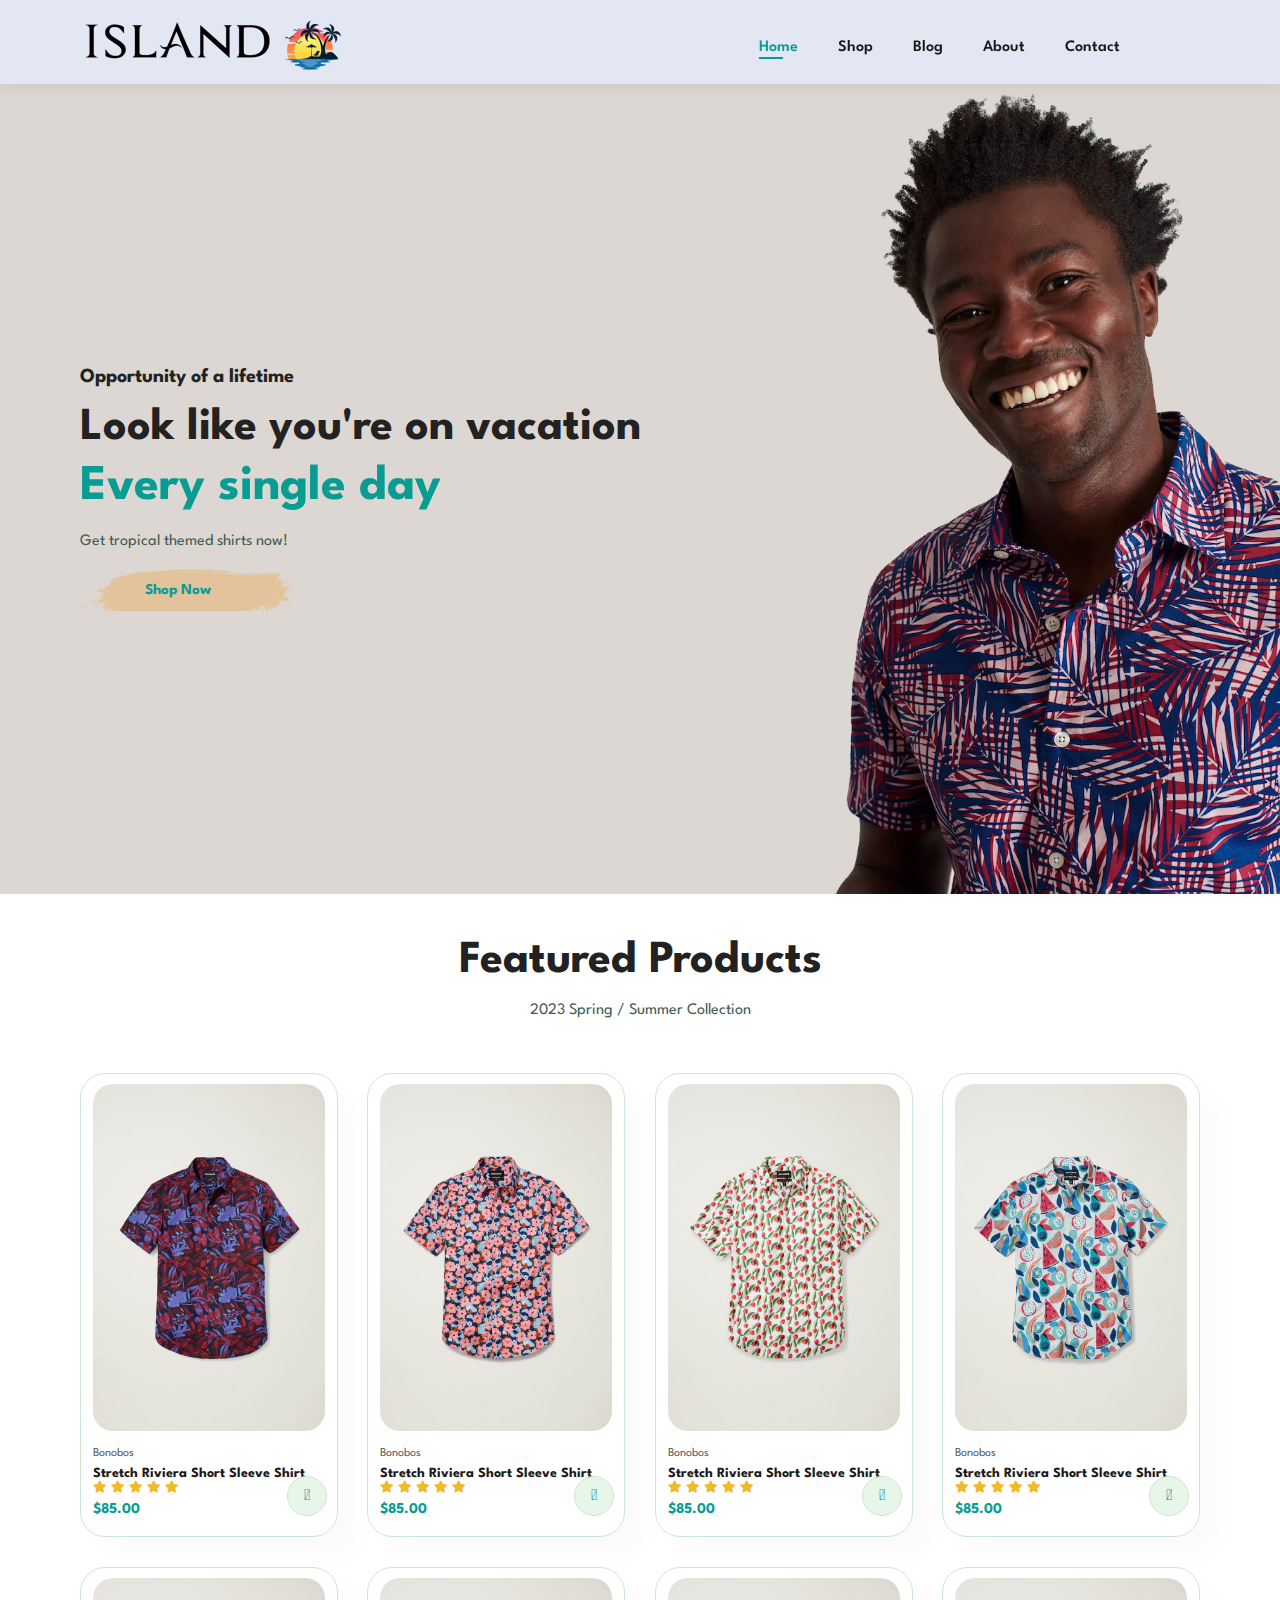
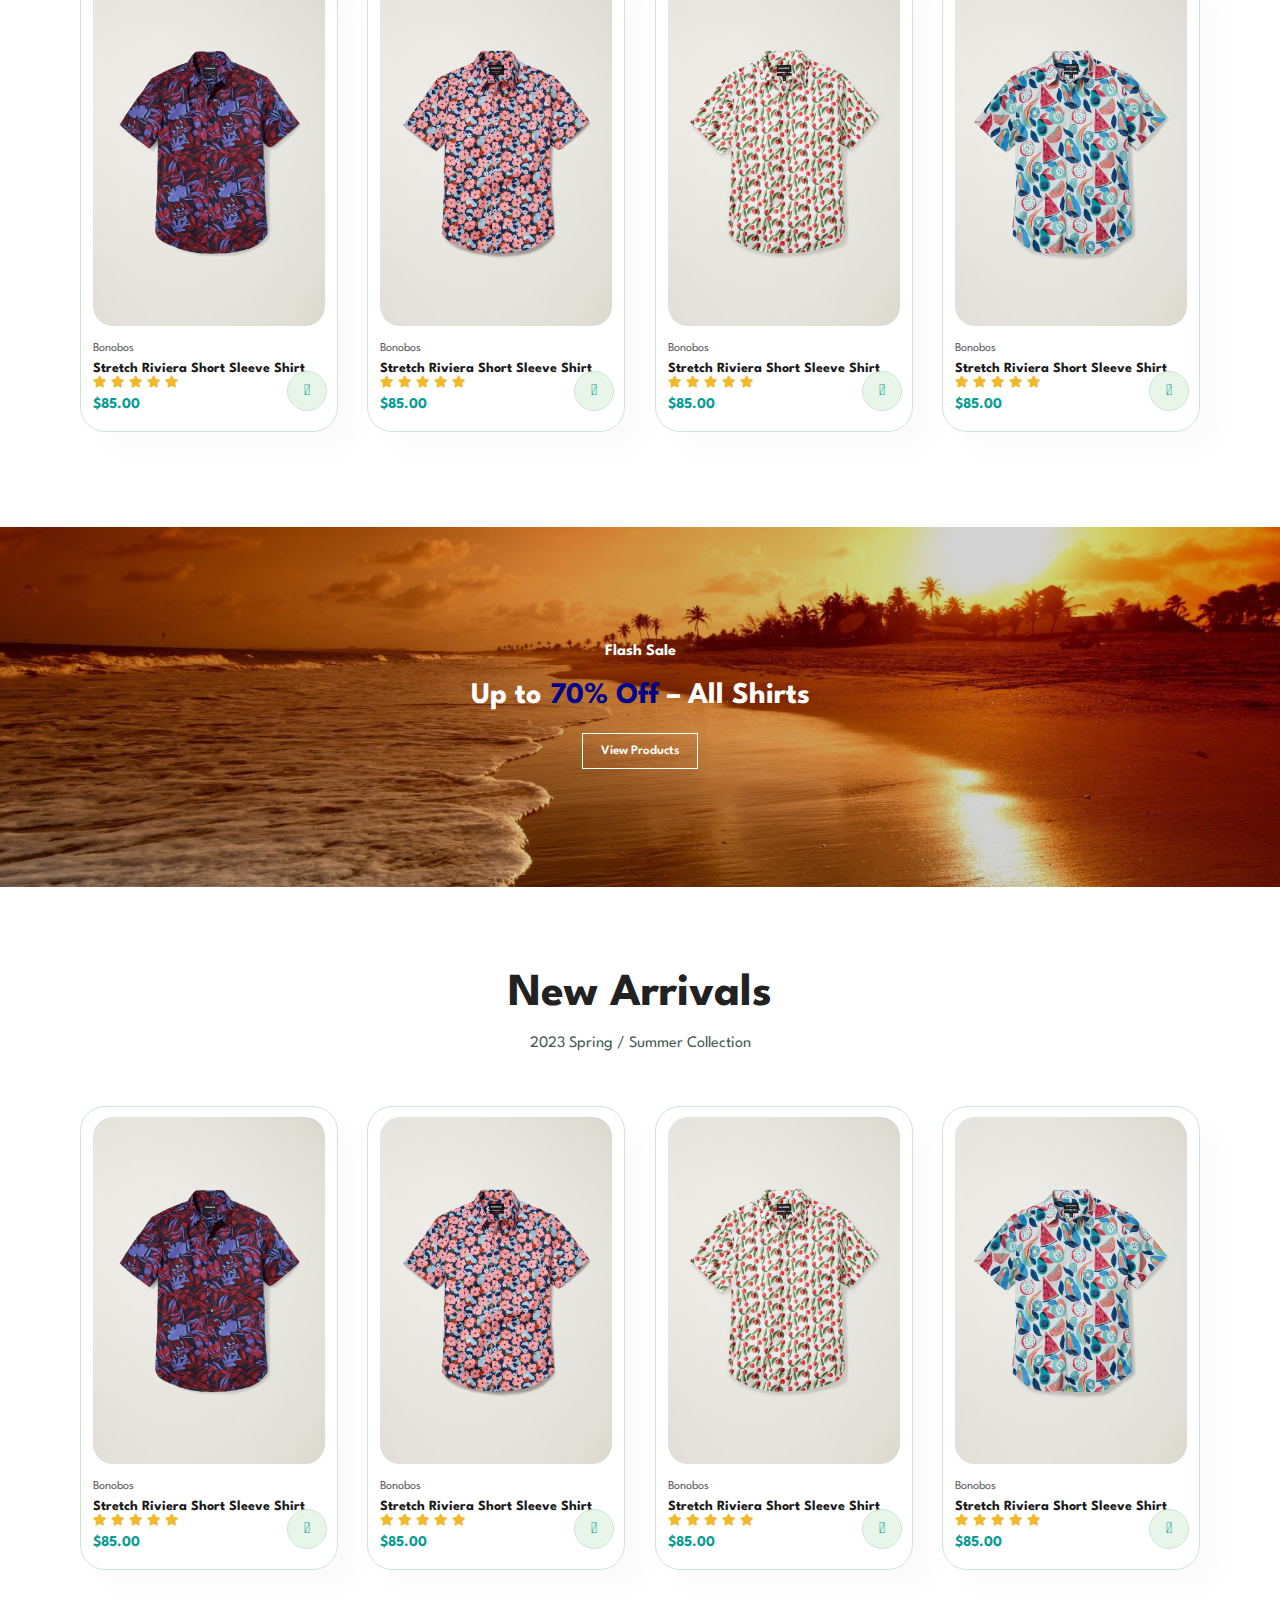
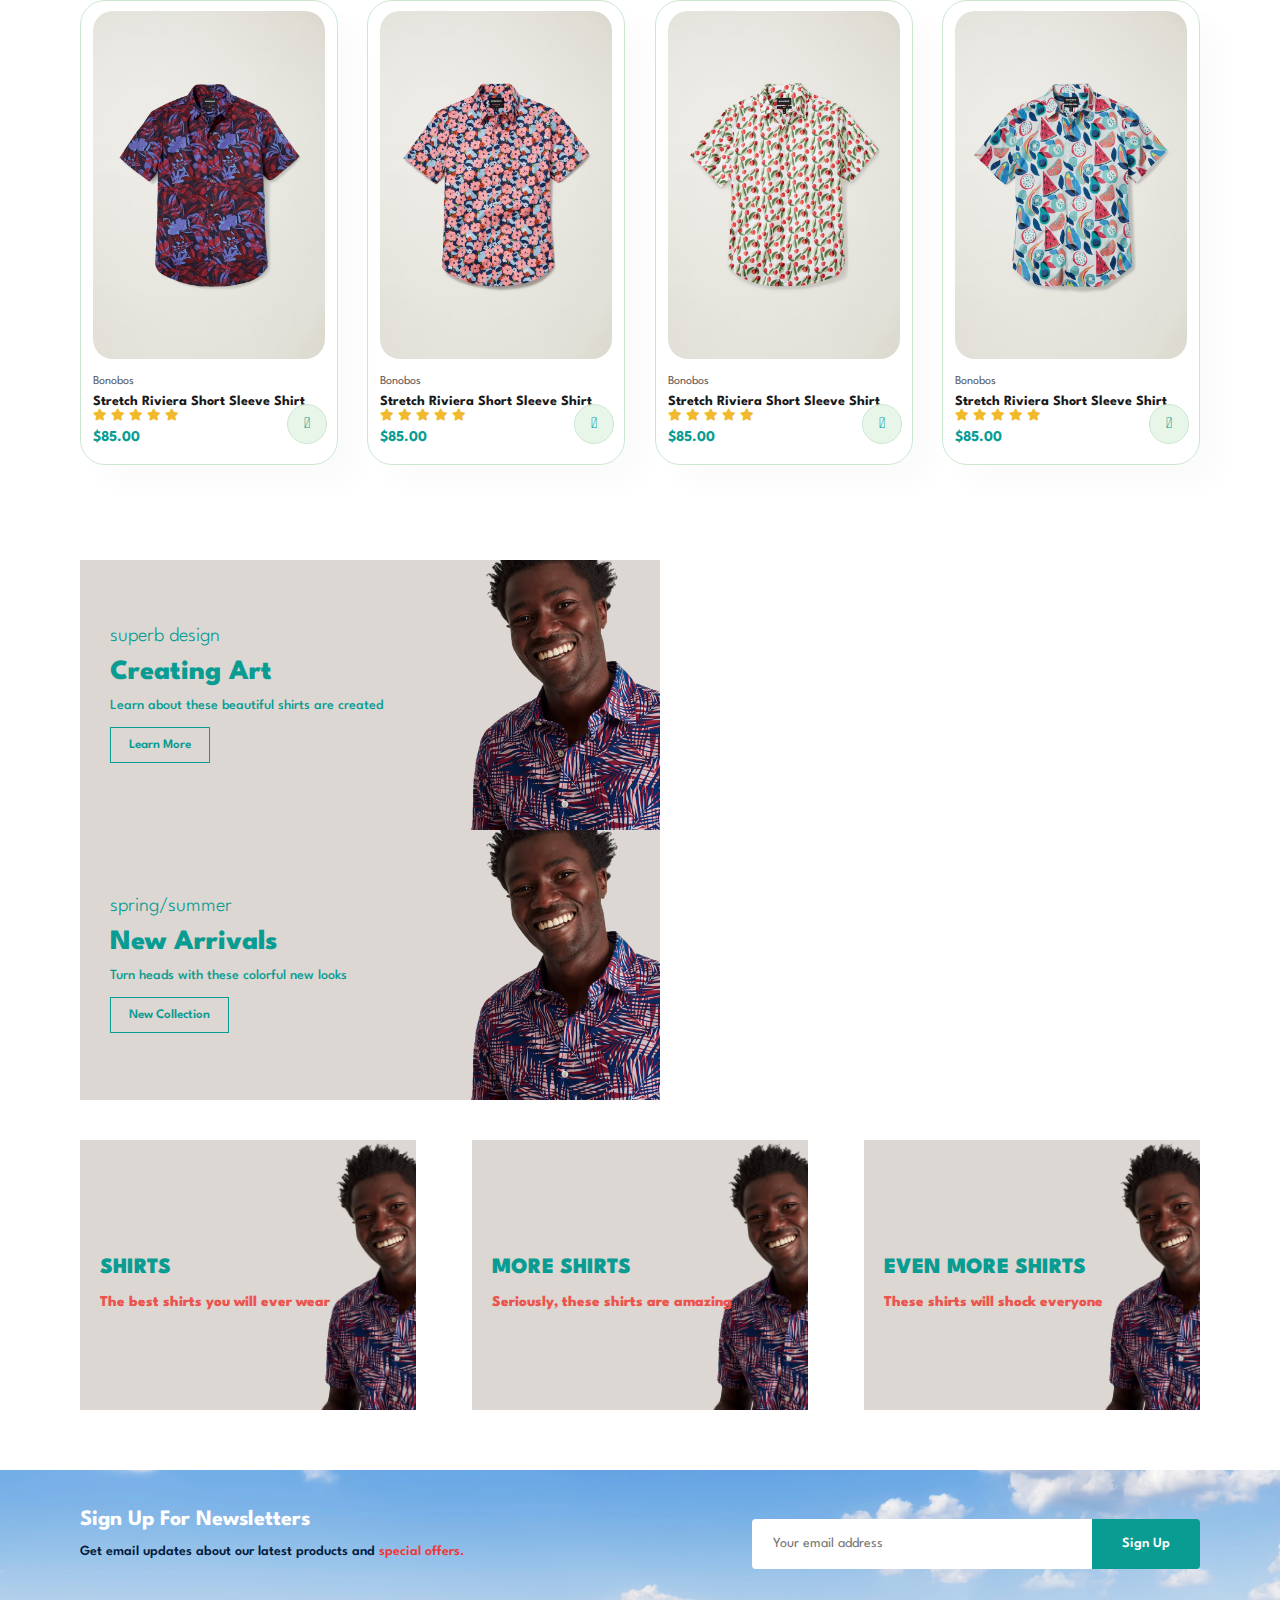
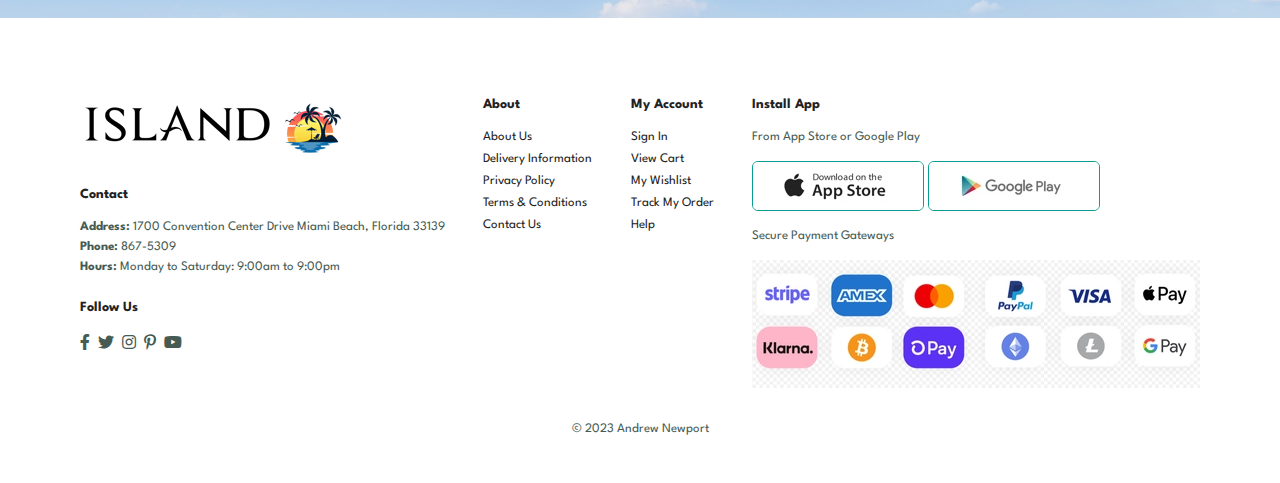
<file: index.html>
<!DOCTYPE html>
<html lang="en">
<head>
    <meta charset="UTF-8">
    <meta http-equiv="X-UA-Compatible" content="IE=edge">
    <meta name="viewport" content="width=device-width, initial-scale=1.0">
    <title>Island Shirts</title>
    <link rel="stylesheet" href="https://pro.fontawesome.com/releases/v5.10.0/css/all.css" />
    <link rel="stylesheet" href="style.css">
    <script src="script.js" defer></script>
</head>
<body>
    <section id="header">
        <a href="#">
            <img src="img/logo.png" class="logo logo-big" alt="">
            <img src="img/logo-small.png" class="logo logo-small" alt="">
        </a>

        <div>
            <ul id="navbar">
                <li><a class="active" href="index.html">Home</a></li>
                <li><a href="shop.html">Shop</a></li>
                <li><a href="blog.html">Blog</a></li>
                <li><a href="about.html">About</a></li>
                <li><a href="contact.html">Contact</a></li>
                <li id="lg-bag"><a href="cart.html"><i class="far fa-shopping-bag"></i></a></li>
                <a href="#" id="close"><i class="far fa-times"></i></a>
            </ul>
        </div>
        <div id="mobile">
            <a href="cart.html"><i class="far fa-shopping-bag"></i></a>
            <i id="bar" class="fas fa-outdent"></i>
        </div>
    </section>

    <section id="hero">
        <h4>Opportunity of a lifetime</h4>
        <h2>Look like you're on vacation</h2>
        <h1>Every single day</h1>
        <p>Get tropical themed shirts now!</p>
        <button>Shop Now</button>
    </section>

    <section id="product1" class="section-p1">
        <h2>Featured Products</h2>
        <p>2023 Spring / Summer Collection</p>
        <div class="pro-container">
            <div class="pro" onclick="window.location.href='sproduct.html';">
                <img src="img/products/shirt-1.avif" alt="">
                <div class="des">
                    <span>Bonobos</span>
                    <h5>Stretch Riviera Short Sleeve Shirt</h5>
                    <div class="star">
                        <i class="fas fa-star"></i>
                        <i class="fas fa-star"></i>
                        <i class="fas fa-star"></i>
                        <i class="fas fa-star"></i>
                        <i class="fas fa-star"></i>
                    </div>
                    <h4>$85.00</h4>
                </div>
                <a href="#"><i class="fal fa-shopping-cart cart"></i></a>
            </div>
            <div class="pro" onclick="window.location.href='sproduct.html';">
                <img src="img/products/shirt-2.avif" alt="">
                <div class="des">
                    <span>Bonobos</span>
                    <h5>Stretch Riviera Short Sleeve Shirt</h5>
                    <div class="star">
                        <i class="fas fa-star"></i>
                        <i class="fas fa-star"></i>
                        <i class="fas fa-star"></i>
                        <i class="fas fa-star"></i>
                        <i class="fas fa-star"></i>
                    </div>
                    <h4>$85.00</h4>
                </div>
                <a href="#"><i class="fal fa-shopping-cart cart"></i></a>
            </div>
            <div class="pro" onclick="window.location.href='sproduct.html';">
                <img src="img/products/shirt-3.avif" alt="">
                <div class="des">
                    <span>Bonobos</span>
                    <h5>Stretch Riviera Short Sleeve Shirt</h5>
                    <div class="star">
                        <i class="fas fa-star"></i>
                        <i class="fas fa-star"></i>
                        <i class="fas fa-star"></i>
                        <i class="fas fa-star"></i>
                        <i class="fas fa-star"></i>
                    </div>
                    <h4>$85.00</h4>
                </div>
                <a href="#"><i class="fal fa-shopping-cart cart"></i></a>
            </div>
            <div class="pro" onclick="window.location.href='sproduct.html';">
                <img src="img/products/shirt-4.avif" alt="">
                <div class="des">
                    <span>Bonobos</span>
                    <h5>Stretch Riviera Short Sleeve Shirt</h5>
                    <div class="star">
                        <i class="fas fa-star"></i>
                        <i class="fas fa-star"></i>
                        <i class="fas fa-star"></i>
                        <i class="fas fa-star"></i>
                        <i class="fas fa-star"></i>
                    </div>
                    <h4>$85.00</h4>
                </div>
                <a href="#"><i class="fal fa-shopping-cart cart"></i></a>
            </div>
            <div class="pro" onclick="window.location.href='sproduct.html';">
                <img src="img/products/shirt-1.avif" alt="">
                <div class="des">
                    <span>Bonobos</span>
                    <h5>Stretch Riviera Short Sleeve Shirt</h5>
                    <div class="star">
                        <i class="fas fa-star"></i>
                        <i class="fas fa-star"></i>
                        <i class="fas fa-star"></i>
                        <i class="fas fa-star"></i>
                        <i class="fas fa-star"></i>
                    </div>
                    <h4>$85.00</h4>
                </div>
                <a href="#"><i class="fal fa-shopping-cart cart"></i></a>
            </div>
            <div class="pro" onclick="window.location.href='sproduct.html';">
                <img src="img/products/shirt-2.avif" alt="">
                <div class="des">
                    <span>Bonobos</span>
                    <h5>Stretch Riviera Short Sleeve Shirt</h5>
                    <div class="star">
                        <i class="fas fa-star"></i>
                        <i class="fas fa-star"></i>
                        <i class="fas fa-star"></i>
                        <i class="fas fa-star"></i>
                        <i class="fas fa-star"></i>
                    </div>
                    <h4>$85.00</h4>
                </div>
                <a href="#"><i class="fal fa-shopping-cart cart"></i></a>
            </div>
            <div class="pro" onclick="window.location.href='sproduct.html';">
                <img src="img/products/shirt-3.avif" alt="">
                <div class="des">
                    <span>Bonobos</span>
                    <h5>Stretch Riviera Short Sleeve Shirt</h5>
                    <div class="star">
                        <i class="fas fa-star"></i>
                        <i class="fas fa-star"></i>
                        <i class="fas fa-star"></i>
                        <i class="fas fa-star"></i>
                        <i class="fas fa-star"></i>
                    </div>
                    <h4>$85.00</h4>
                </div>
                <a href="#"><i class="fal fa-shopping-cart cart"></i></a>
            </div>
            <div class="pro" onclick="window.location.href='sproduct.html';">
                <img src="img/products/shirt-4.avif" alt="">
                <div class="des">
                    <span>Bonobos</span>
                    <h5>Stretch Riviera Short Sleeve Shirt</h5>
                    <div class="star">
                        <i class="fas fa-star"></i>
                        <i class="fas fa-star"></i>
                        <i class="fas fa-star"></i>
                        <i class="fas fa-star"></i>
                        <i class="fas fa-star"></i>
                    </div>
                    <h4>$85.00</h4>
                </div>
                <a href="#"><i class="fal fa-shopping-cart cart"></i></a>
            </div>
    </section>

    <section id="banner" class="section-m1 sale">
        <h4>Flash Sale</h4>
        <h2>Up to <span>70% Off</span> – All Shirts</h2>
        <button class="white">View Products</button>
    </section>

    <section id="product1" class="section-p1">
        <h2>New Arrivals</h2>
        <p>2023 Spring / Summer Collection</p>
        <div class="pro-container">
            <div class="pro" onclick="window.location.href='sproduct.html';">
                <img src="img/products/shirt-1.avif" alt="">
                <div class="des">
                    <span>Bonobos</span>
                    <h5>Stretch Riviera Short Sleeve Shirt</h5>
                    <div class="star">
                        <i class="fas fa-star"></i>
                        <i class="fas fa-star"></i>
                        <i class="fas fa-star"></i>
                        <i class="fas fa-star"></i>
                        <i class="fas fa-star"></i>
                    </div>
                    <h4>$85.00</h4>
                </div>
                <a href="#"><i class="fal fa-shopping-cart cart"></i></a>
            </div>
            <div class="pro" onclick="window.location.href='sproduct.html';">
                <img src="img/products/shirt-2.avif" alt="">
                <div class="des">
                    <span>Bonobos</span>
                    <h5>Stretch Riviera Short Sleeve Shirt</h5>
                    <div class="star">
                        <i class="fas fa-star"></i>
                        <i class="fas fa-star"></i>
                        <i class="fas fa-star"></i>
                        <i class="fas fa-star"></i>
                        <i class="fas fa-star"></i>
                    </div>
                    <h4>$85.00</h4>
                </div>
                <a href="#"><i class="fal fa-shopping-cart cart"></i></a>
            </div>
            <div class="pro" onclick="window.location.href='sproduct.html';">
                <img src="img/products/shirt-3.avif" alt="">
                <div class="des">
                    <span>Bonobos</span>
                    <h5>Stretch Riviera Short Sleeve Shirt</h5>
                    <div class="star">
                        <i class="fas fa-star"></i>
                        <i class="fas fa-star"></i>
                        <i class="fas fa-star"></i>
                        <i class="fas fa-star"></i>
                        <i class="fas fa-star"></i>
                    </div>
                    <h4>$85.00</h4>
                </div>
                <a href="#"><i class="fal fa-shopping-cart cart"></i></a>
            </div>
            <div class="pro" onclick="window.location.href='sproduct.html';">
                <img src="img/products/shirt-4.avif" alt="">
                <div class="des">
                    <span>Bonobos</span>
                    <h5>Stretch Riviera Short Sleeve Shirt</h5>
                    <div class="star">
                        <i class="fas fa-star"></i>
                        <i class="fas fa-star"></i>
                        <i class="fas fa-star"></i>
                        <i class="fas fa-star"></i>
                        <i class="fas fa-star"></i>
                    </div>
                    <h4>$85.00</h4>
                </div>
                <a href="#"><i class="fal fa-shopping-cart cart"></i></a>
            </div>
            <div class="pro" onclick="window.location.href='sproduct.html';">
                <img src="img/products/shirt-1.avif" alt="">
                <div class="des">
                    <span>Bonobos</span>
                    <h5>Stretch Riviera Short Sleeve Shirt</h5>
                    <div class="star">
                        <i class="fas fa-star"></i>
                        <i class="fas fa-star"></i>
                        <i class="fas fa-star"></i>
                        <i class="fas fa-star"></i>
                        <i class="fas fa-star"></i>
                    </div>
                    <h4>$85.00</h4>
                </div>
                <a href="#"><i class="fal fa-shopping-cart cart"></i></a>
            </div>
            <div class="pro" onclick="window.location.href='sproduct.html';">
                <img src="img/products/shirt-2.avif" alt="">
                <div class="des">
                    <span>Bonobos</span>
                    <h5>Stretch Riviera Short Sleeve Shirt</h5>
                    <div class="star">
                        <i class="fas fa-star"></i>
                        <i class="fas fa-star"></i>
                        <i class="fas fa-star"></i>
                        <i class="fas fa-star"></i>
                        <i class="fas fa-star"></i>
                    </div>
                    <h4>$85.00</h4>
                </div>
                <a href="#"><i class="fal fa-shopping-cart cart"></i></a>
            </div>
            <div class="pro" onclick="window.location.href='sproduct.html';">
                <img src="img/products/shirt-3.avif" alt="">
                <div class="des">
                    <span>Bonobos</span>
                    <h5>Stretch Riviera Short Sleeve Shirt</h5>
                    <div class="star">
                        <i class="fas fa-star"></i>
                        <i class="fas fa-star"></i>
                        <i class="fas fa-star"></i>
                        <i class="fas fa-star"></i>
                        <i class="fas fa-star"></i>
                    </div>
                    <h4>$85.00</h4>
                </div>
                <a href="#"><i class="fal fa-shopping-cart cart"></i></a>
            </div>
            <div class="pro" onclick="window.location.href='sproduct.html';">
                <img src="img/products/shirt-4.avif" alt="">
                <div class="des">
                    <span>Bonobos</span>
                    <h5>Stretch Riviera Short Sleeve Shirt</h5>
                    <div class="star">
                        <i class="fas fa-star"></i>
                        <i class="fas fa-star"></i>
                        <i class="fas fa-star"></i>
                        <i class="fas fa-star"></i>
                        <i class="fas fa-star"></i>
                    </div>
                    <h4>$85.00</h4>
                </div>
                <a href="#"><i class="fal fa-shopping-cart cart"></i></a>
            </div>
        </div>
    </section>

    <section id="sm-banner" class="section-p1">
        <div class="banner-box">
            <h4>superb design</h4>
            <h2>Creating Art</h2>
            <span>Learn about these beautiful shirts are created</span>
            <button class="white">Learn More</button>
        </div>
        <div class="banner-box banner-box2">
            <h4>spring/summer</h4>
            <h2>New Arrivals</h2>
            <span>Turn heads with these colorful new looks</span>
            <button class="white">New Collection</button>
        </div>
    </section>

    <section id="banner3">
        <div class="banner-box">
            <h2>SHIRTS</h2>
            <h3>The best shirts you will ever wear</h3>
        </div>
        <div class="banner-box banner-box2">
            <h2>MORE SHIRTS</h2>
            <h3>Seriously, these shirts are amazing</h3>
        </div>
        <div class="banner-box banner-box3">
            <h2>EVEN MORE SHIRTS</h2>
            <h3>These shirts will shock everyone</h3>
        </div>
    </section>

    <section id="newsletter" class="section-p1 section-m1">
        <div class="newstext">
            <h4>Sign Up For Newsletters</h4>
            <p>Get email updates about our latest products and <span>special offers.</span> </p>
        </div>
        <div class="form">
            <input type="text" placeholder="Your email address">
            <button class="normal">Sign Up</button>
        </div>
    </section>

    <footer class="section-p1">
        <div class="col">
            <img class="logo" src="img/logo.png" alt="">
            <h4>Contact</h4>
            <p><strong>Address: </strong>1700 Convention Center Drive Miami Beach, Florida 33139</p>
            <p><strong>Phone: </strong>867-5309</p>
            <p><strong>Hours: </strong>Monday to Saturday: 9:00am to 9:00pm</p>
            <div class="follow">
                <h4>Follow Us</h4>
                <div class="icon">
                    <i class="fab fa-facebook-f"></i>
                    <i class="fab fa-twitter"></i>
                    <i class="fab fa-instagram"></i>
                    <i class="fab fa-pinterest-p"></i>
                    <i class="fab fa-youtube"></i>
                </div>
            </div>
        </div>
        <div class="col">
            <h4>About</h4>
            <a href="#">About Us</a>
            <a href="#">Delivery Information</a>
            <a href="#">Privacy Policy</a>
            <a href="#">Terms & Conditions</a>
            <a href="#">Contact Us</a>
        </div>
        <div class="col">
            <h4>My Account</h4>
            <a href="#">Sign In</a>
            <a href="#">View Cart</a>
            <a href="#">My Wishlist</a>
            <a href="#">Track My Order</a>
            <a href="#">Help</a>
        </div>
        <div class="col install">
            <h4>Install App</h4>
            <p>From App Store or Google Play </p>
            <div class="row">
                <img src="img/pay/app.jpg" alt="">
                <img src="img/pay/play.jpg" alt="">
            </div>
            <p>Secure Payment Gateways </p>
            <img src="img/pay/pay.webp" class="pay-icons"alt="">
        </div>

        <div class="copyright">
            <p>© 2023 Andrew Newport</p>
        </div>
    </footer>
</body>
</html>
</file>
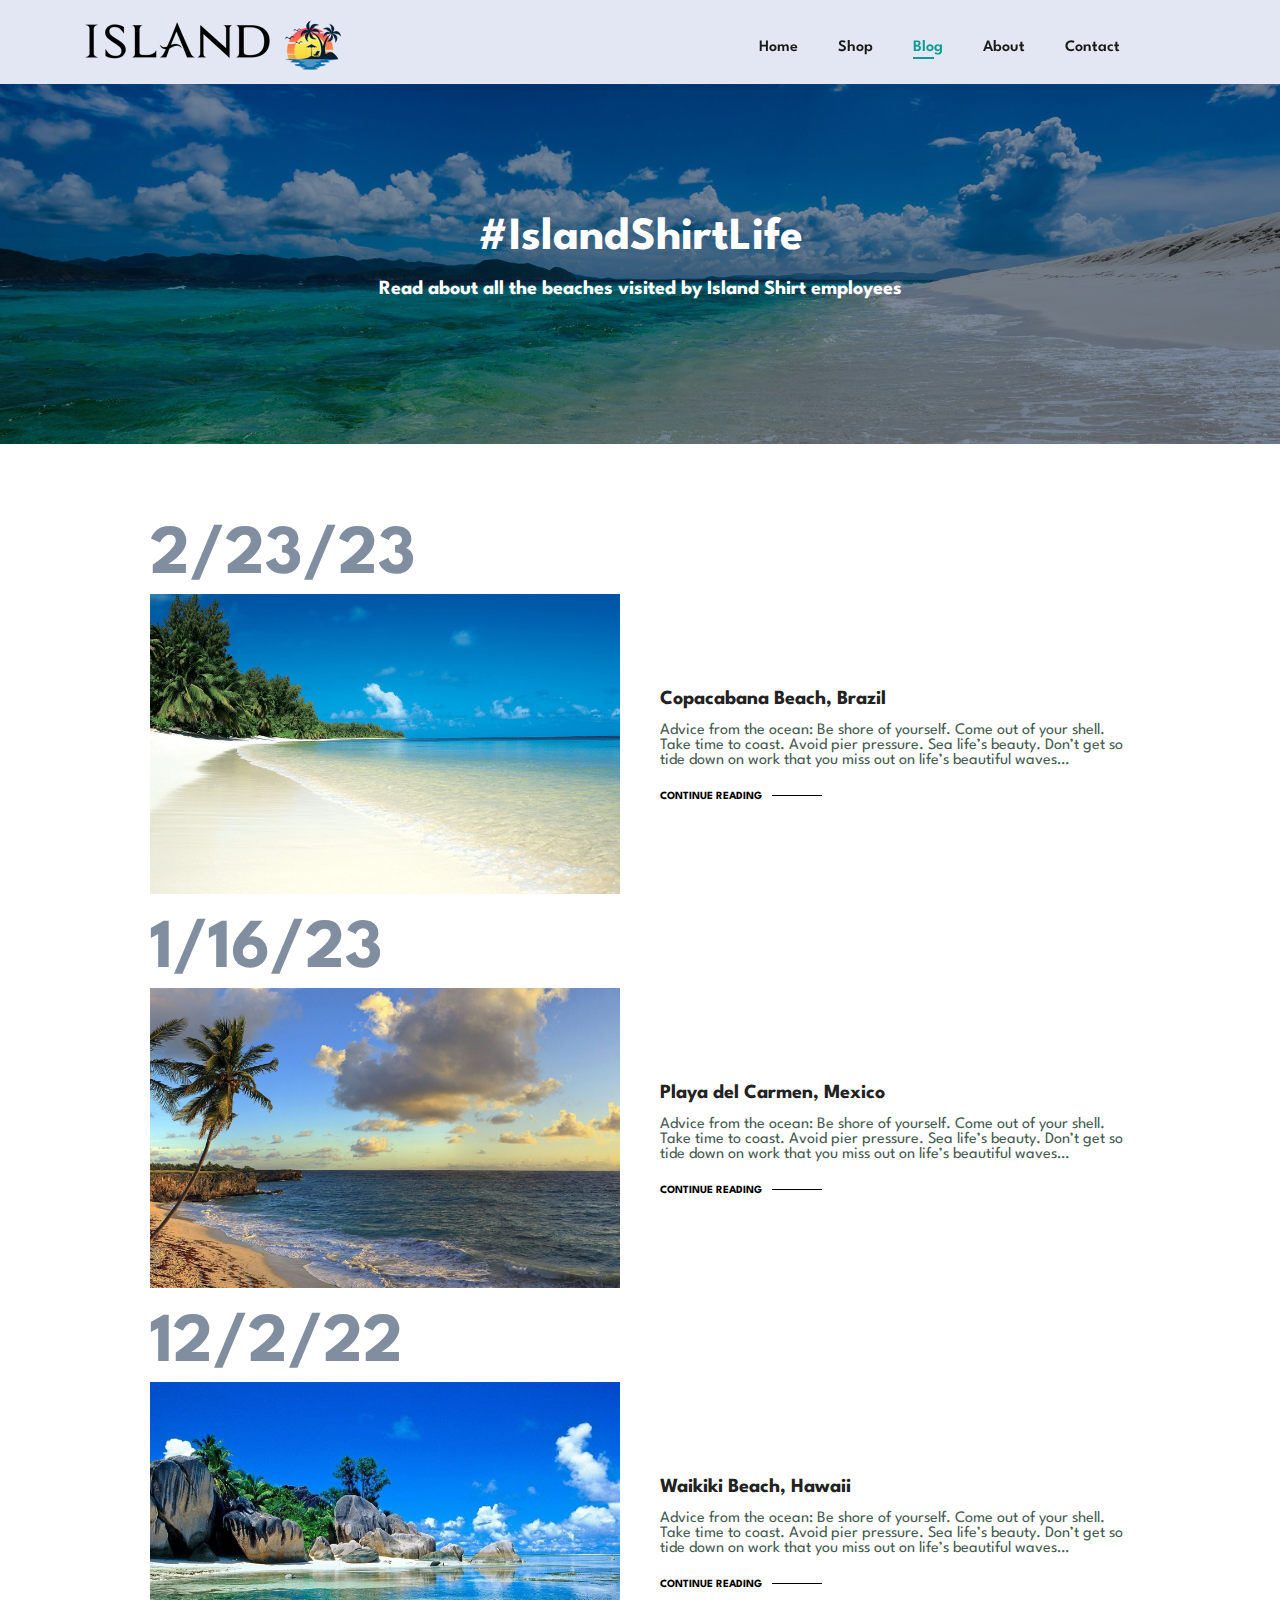
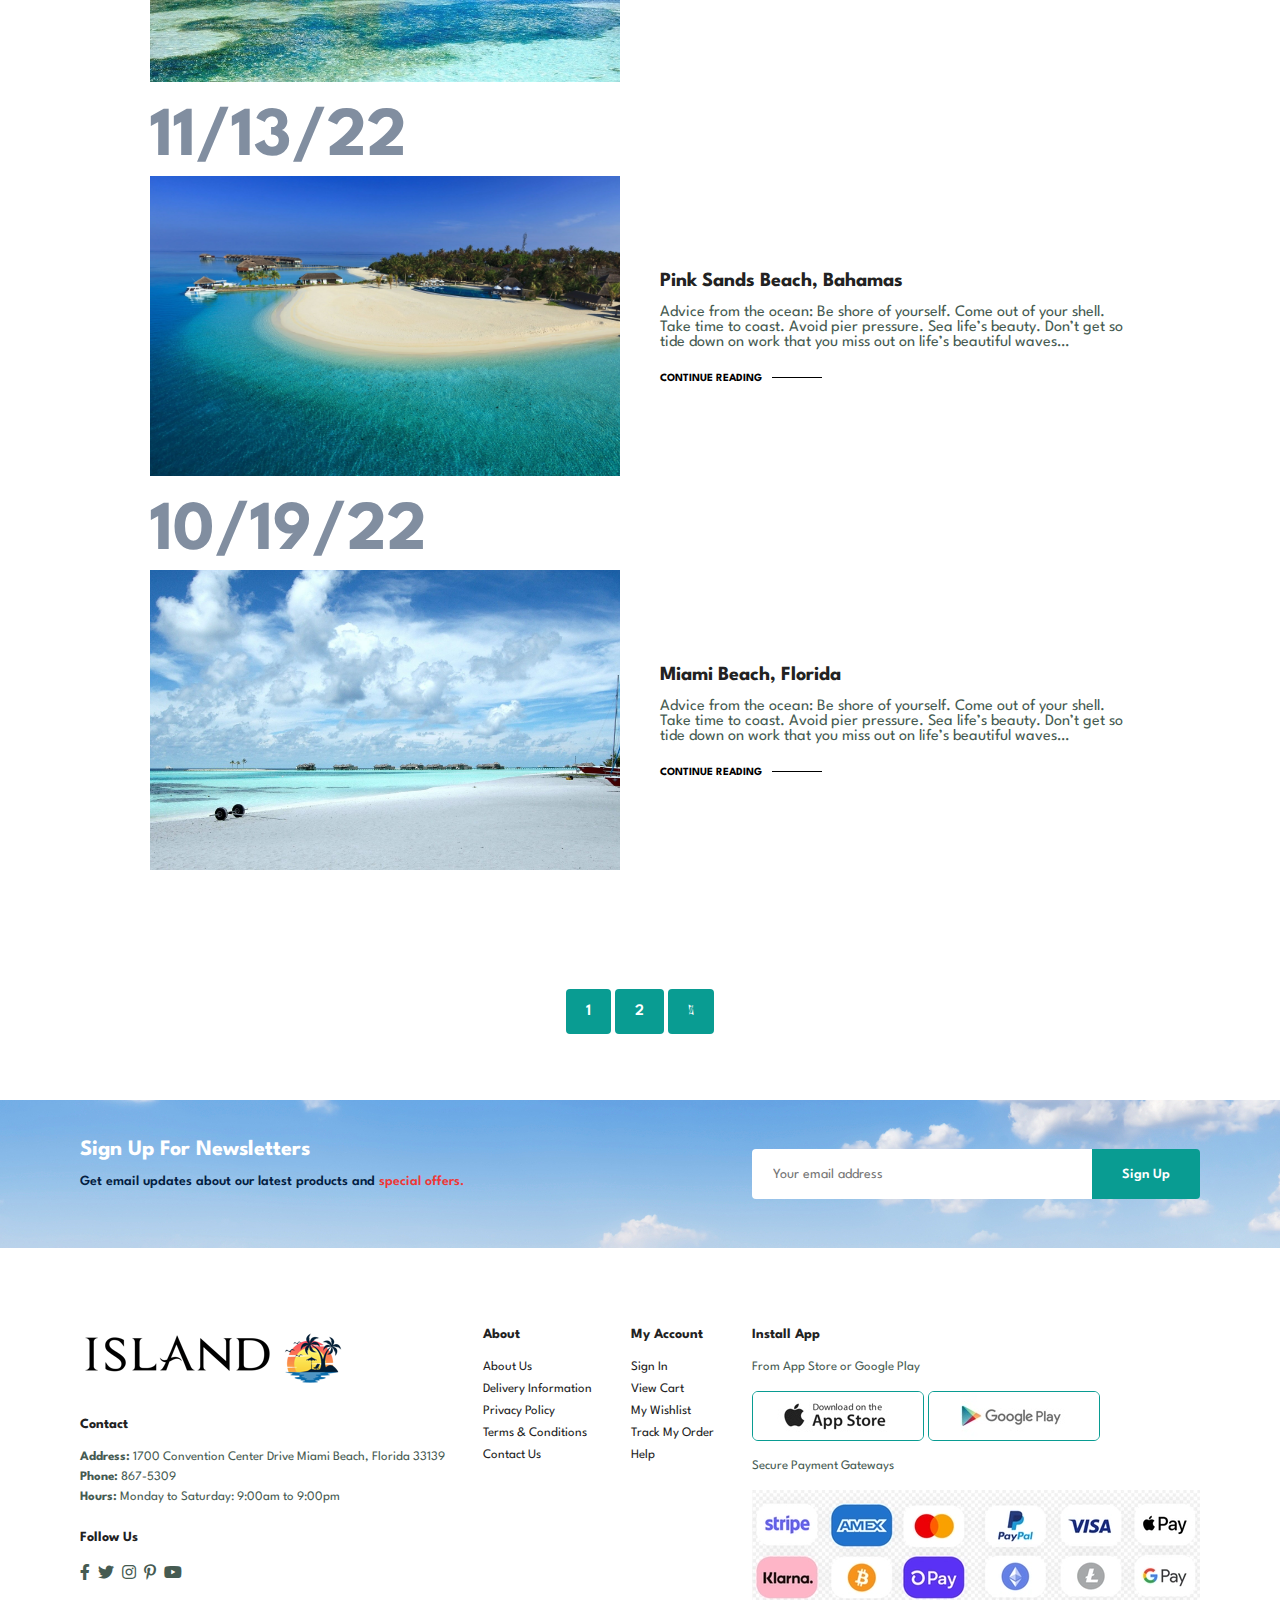
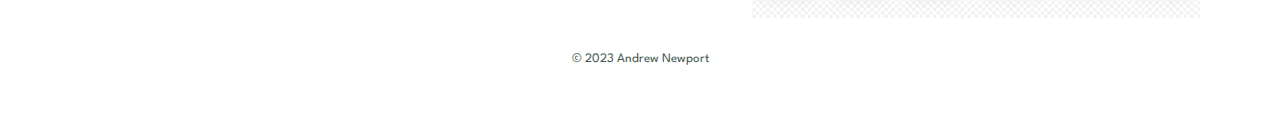
<file: blog.html>
<!DOCTYPE html>
<html lang="en">
<head>
    <meta charset="UTF-8">
    <meta http-equiv="X-UA-Compatible" content="IE=edge">
    <meta name="viewport" content="width=device-width, initial-scale=1.0">
    <title>Island Shirts</title>
    <link rel="stylesheet" href="https://pro.fontawesome.com/releases/v5.10.0/css/all.css" />
    <link rel="stylesheet" href="style.css">
    <script src="script.js" defer></script>
</head>
<body>

    <section id="header">
        <a href="#">
            <img src="img/logo.png" class="logo logo-big" alt="">
            <img src="img/logo-small.png" class="logo logo-small" alt="">
        </a>

        <div>
            <ul id="navbar">
                <li><a href="index.html">Home</a></li>
                <li><a href="shop.html">Shop</a></li>
                <li><a class="active" href="blog.html">Blog</a></li>
                <li><a href="about.html">About</a></li>
                <li><a href="contact.html">Contact</a></li>
                <li id="lg-bag"><a href="cart.html"><i class="far fa-shopping-bag"></i></a></li>
                <a href="#" id="close"><i class="far fa-times"></i></a>
            </ul>
        </div>
        <div id="mobile">
            <a href="cart.html"><i class="far fa-shopping-bag"></i></a>
            <i id="bar" class="fas fa-outdent"></i>
        </div>
    </section>

    <section id="page-header" class="blog-header">

        <h2>#IslandShirtLife</h2>

        <p>Read about all the beaches visited by Island Shirt employees</p>

    </section>

    <section id="blog">
        <div class="blog-box">
            <div class="blog-img">
                <img src="img/blog/1.jpg" alt="">
            </div>
            <div class="blog-details">
                <h4>Copacabana Beach, Brazil</h4>
                <p>Advice from the ocean: Be shore of yourself. Come out of your shell. Take time to coast. Avoid pier pressure. Sea life’s beauty. Don’t get so tide down on work that you miss out on life’s beautiful waves…</p>
                <a href="#">CONTINUE READING</a>
            </div>
            <h1>2/23/23</h1>
        </div>
        <div class="blog-box">
            <div class="blog-img">
                <img src="img/blog/2.jpg" alt="">
            </div>
            <div class="blog-details">
                <h4>Playa del Carmen, Mexico</h4>
                <p>Advice from the ocean: Be shore of yourself. Come out of your shell. Take time to coast. Avoid pier pressure. Sea life’s beauty. Don’t get so tide down on work that you miss out on life’s beautiful waves…</p>
                <a href="#">CONTINUE READING</a>
            </div>
            <h1>1/16/23</h1>
        </div>
        <div class="blog-box">
            <div class="blog-img">
                <img src="img/blog/3.jpg" alt="">
            </div>
            <div class="blog-details">
                <h4>Waikiki Beach, Hawaii</h4>
                <p>Advice from the ocean: Be shore of yourself. Come out of your shell. Take time to coast. Avoid pier pressure. Sea life’s beauty. Don’t get so tide down on work that you miss out on life’s beautiful waves…</p>
                <a href="#">CONTINUE READING</a>
            </div>
            <h1>12/2/22</h1>
        </div>
        <div class="blog-box">
            <div class="blog-img">
                <img src="img/blog/4.jpg" alt="">
            </div>
            <div class="blog-details">
                <h4>Pink Sands Beach, Bahamas</h4>
                <p>Advice from the ocean: Be shore of yourself. Come out of your shell. Take time to coast. Avoid pier pressure. Sea life’s beauty. Don’t get so tide down on work that you miss out on life’s beautiful waves…</p>
                <a href="#">CONTINUE READING</a>
            </div>
            <h1>11/13/22</h1>
        </div>
        <div class="blog-box">
            <div class="blog-img">
                <img src="img/blog/5.jpg" alt="">
            </div>
            <div class="blog-details">
                <h4>Miami Beach, Florida</h4>
                <p>Advice from the ocean: Be shore of yourself. Come out of your shell. Take time to coast. Avoid pier pressure. Sea life’s beauty. Don’t get so tide down on work that you miss out on life’s beautiful waves…</p>
                <a href="#">CONTINUE READING</a>
            </div>
            <h1>10/19/22</h1>
        </div>
    </section>

    <section id="pagination" class="section-p1">
        <a href="#">1</a>
        <a href="#">2</a>
        <a href="#"><i class="fal fa-long-arrow-alt-right"></i></a>
    </section>

    <section id="newsletter" class="section-p1 section-m1">
        <div class="newstext">
            <h4>Sign Up For Newsletters</h4>
            <p>Get email updates about our latest products and <span>special offers.</span> </p>
        </div>
        <div class="form">
            <input type="text" placeholder="Your email address">
            <button class="normal">Sign Up</button>
        </div>
    </section>

    <footer class="section-p1">
        <div class="col">
            <img class="logo" src="img/logo.png" alt="">
            <h4>Contact</h4>
            <p><strong>Address: </strong>1700 Convention Center Drive Miami Beach, Florida 33139</p>
            <p><strong>Phone: </strong>867-5309</p>
            <p><strong>Hours: </strong>Monday to Saturday: 9:00am to 9:00pm</p>
            <div class="follow">
                <h4>Follow Us</h4>
                <div class="icon">
                    <i class="fab fa-facebook-f"></i>
                    <i class="fab fa-twitter"></i>
                    <i class="fab fa-instagram"></i>
                    <i class="fab fa-pinterest-p"></i>
                    <i class="fab fa-youtube"></i>
                </div>
            </div>
        </div>
        <div class="col">
            <h4>About</h4>
            <a href="#">About Us</a>
            <a href="#">Delivery Information</a>
            <a href="#">Privacy Policy</a>
            <a href="#">Terms & Conditions</a>
            <a href="#">Contact Us</a>
        </div>
        <div class="col">
            <h4>My Account</h4>
            <a href="#">Sign In</a>
            <a href="#">View Cart</a>
            <a href="#">My Wishlist</a>
            <a href="#">Track My Order</a>
            <a href="#">Help</a>
        </div>
        <div class="col install">
            <h4>Install App</h4>
            <p>From App Store or Google Play </p>
            <div class="row">
                <img src="img/pay/app.jpg" alt="">
                <img src="img/pay/play.jpg" alt="">
            </div>
            <p>Secure Payment Gateways </p>
            <img src="img/pay/pay.webp" alt="">
        </div>

        <div class="copyright">
            <p>© 2023 Andrew Newport</p>
        </div>
    </footer>
</body>
</html>
</file>
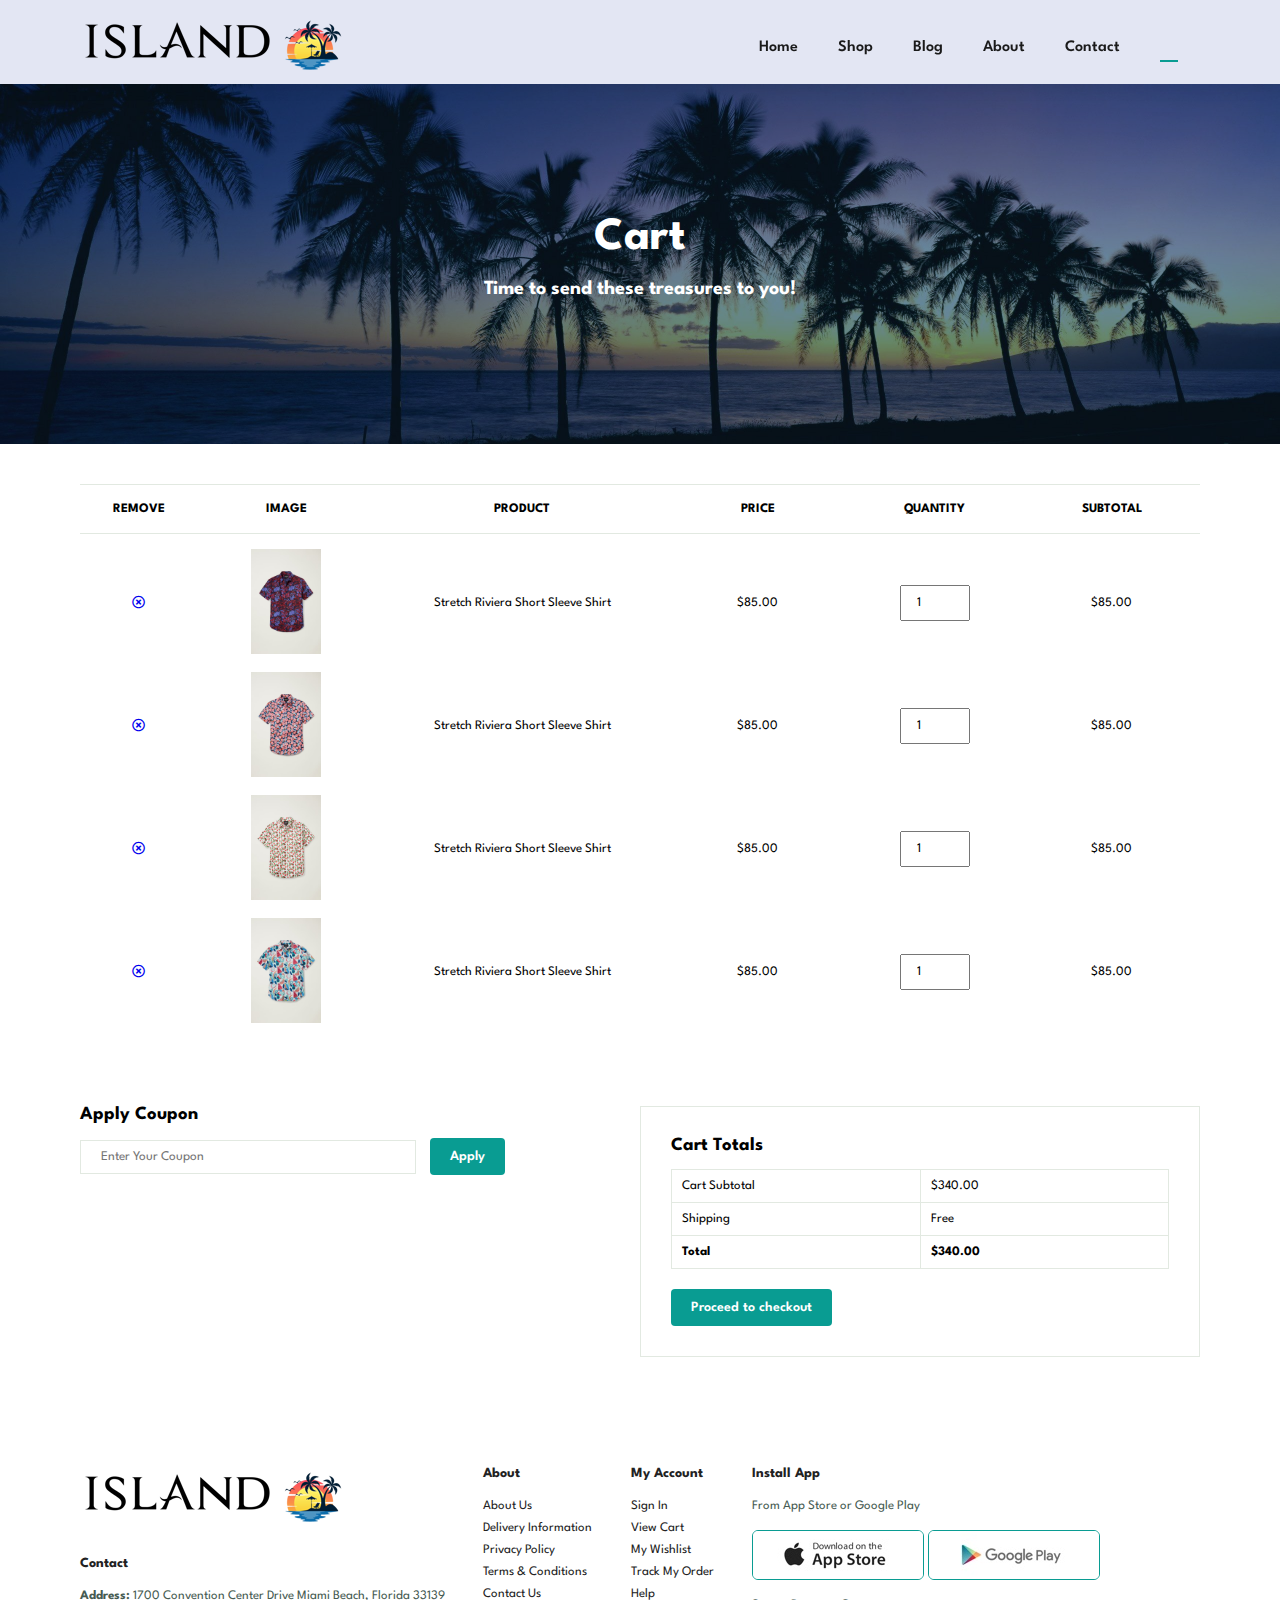
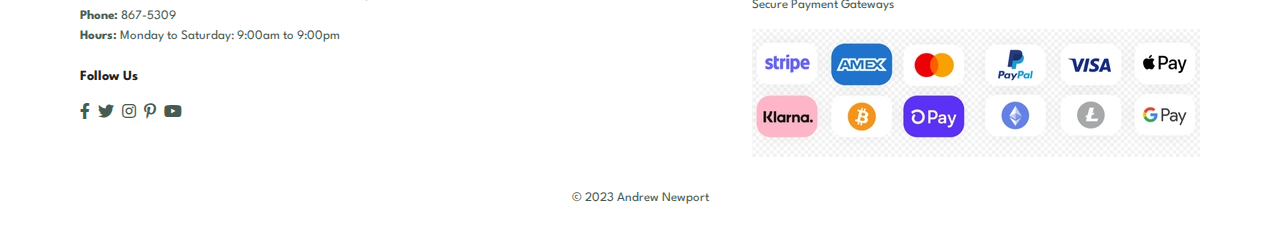
<file: cart.html>
<!DOCTYPE html>
<html lang="en">
<head>
    <meta charset="UTF-8">
    <meta http-equiv="X-UA-Compatible" content="IE=edge">
    <meta name="viewport" content="width=device-width, initial-scale=1.0">
    <title>Island Shirts</title>
    <link rel="stylesheet" href="https://pro.fontawesome.com/releases/v5.10.0/css/all.css" />
    <link rel="stylesheet" href="style.css">
    <script src="script.js" defer></script>
</head>
<body>

    <section id="header">
        <a href="#">
            <img src="img/logo.png" class="logo logo-big" alt="">
            <img src="img/logo-small.png" class="logo logo-small" alt="">
        </a>
        <div>
            <ul id="navbar">
                <li><a href="index.html">Home</a></li>
                <li><a href="shop.html">Shop</a></li>
                <li><a href="blog.html">Blog</a></li>
                <li><a href="about.html">About</a></li>
                <li><a href="contact.html">Contact</a></li>
                <li id="lg-bag"><a href="#" class="active"><i class="far fa-shopping-bag"></i></a></li>
                <a id="close" href="#"><i class="far fa-times"></i></a>
            </ul>
        </div>
        <div id="mobile">
            <a href="cart.html"><i class="far fa-shopping-bag"></i></a>
            <i id="bar" class="fas fa-outdent"></i>

        </div>
    </section>

    <section id="page-header" class="cart-header">

        <h2>Cart</h2>
        <p>Time to send these treasures to you!</p>

    </section>

    <section id="cart" class="section-p1">
        <table width="100%">
            <thead>
                <tr>
                    <td>Remove</td>
                    <td>Image</td>
                    <td>Product</td>
                    <td>Price</td>
                    <td>Quantity</td>
                    <td>Subtotal</td>
                </tr>
            </thead>

            <tbody>
                <tr>
                    <td><a href="#"><i class="far fa-times-circle"></i></a></td>
                    <td><img src="img/products/shirt-1.avif" alt=""></td>
                    <td>Stretch Riviera Short Sleeve Shirt</td>
                    <td>$85.00</td>
                    <td><input type="number" value="1" name="" id=""></td>
                    <td>$85.00</td>
                </tr>
                <tr>
                    <td><a href="#"><i class="far fa-times-circle"></i></a></td>
                    <td><img src="img/products/shirt-2.avif" alt=""></td>
                    <td>Stretch Riviera Short Sleeve Shirt</td>
                    <td>$85.00</td>
                    <td><input type="number" value="1" name="" id=""></td>
                    <td>$85.00</td>
                </tr>
                <tr>
                    <td><a href="#"><i class="far fa-times-circle"></i></a></td>
                    <td><img src="img/products/shirt-3.avif" alt=""></td>
                    <td>Stretch Riviera Short Sleeve Shirt</td>
                    <td>$85.00</td>
                    <td><input type="number" value="1" name="" id=""></td>
                    <td>$85.00</td>
                </tr>
                <tr>
                    <td><a href="#"><i class="far fa-times-circle"></i></a></td>
                    <td><img src="img/products/shirt-4.avif" alt=""></td>
                    <td>Stretch Riviera Short Sleeve Shirt</td>
                    <td>$85.00</td>
                    <td><input type="number" value="1" name="" id=""></td>
                    <td>$85.00</td>
                </tr>
            </tbody>
        </table>
    </section>

    <section id="cart-add" class="section-p1">
        <div id="cuopon">
            <h3>Apply Coupon</h3>
            <div>
                <input type="text" name="" id="" placeholder="Enter Your Coupon">
                <button class="normal">Apply</button>
            </div>
        </div>

        <div id="subtotal">
            <h3>Cart Totals</h3>
            <table>
                <tr>
                    <td>Cart Subtotal</td>
                    <td>$340.00</td>
                </tr>
                <tr>
                    <td>Shipping</td>
                    <td>Free</td>
                </tr>
                <tr>
                    <td><strong>Total</strong></td>
                    <td><strong>$340.00</strong></td>
                </tr>
            </table>
            <button class="normal">Proceed to checkout</button>
        </div>
    </section>


    <footer class="section-p1">
        <div class="col">
            <img class="logo" src="img/logo.png" alt="">
            <h4>Contact</h4>
            <p><strong>Address: </strong>1700 Convention Center Drive Miami Beach, Florida 33139</p>
            <p><strong>Phone: </strong>867-5309</p>
            <p><strong>Hours: </strong>Monday to Saturday: 9:00am to 9:00pm</p>
            <div class="follow">
                <h4>Follow Us</h4>
                <div class="icon">
                    <i class="fab fa-facebook-f"></i>
                    <i class="fab fa-twitter"></i>
                    <i class="fab fa-instagram"></i>
                    <i class="fab fa-pinterest-p"></i>
                    <i class="fab fa-youtube"></i>
                </div>
            </div>
        </div>
        <div class="col">
            <h4>About</h4>
            <a href="#">About Us</a>
            <a href="#">Delivery Information</a>
            <a href="#">Privacy Policy</a>
            <a href="#">Terms & Conditions</a>
            <a href="#">Contact Us</a>
        </div>
        <div class="col">
            <h4>My Account</h4>
            <a href="#">Sign In</a>
            <a href="#">View Cart</a>
            <a href="#">My Wishlist</a>
            <a href="#">Track My Order</a>
            <a href="#">Help</a>
        </div>
        <div class="col install">
            <h4>Install App</h4>
            <p>From App Store or Google Play </p>
            <div class="row">
                <img src="img/pay/app.jpg" alt="">
                <img src="img/pay/play.jpg" alt="">
            </div>
            <p>Secure Payment Gateways </p>
            <img src="img/pay/pay.webp" alt="">
        </div>

        <div class="copyright">
            <p>© 2023 Andrew Newport</p>
        </div>
    </footer>
</body>
</html>
</file>
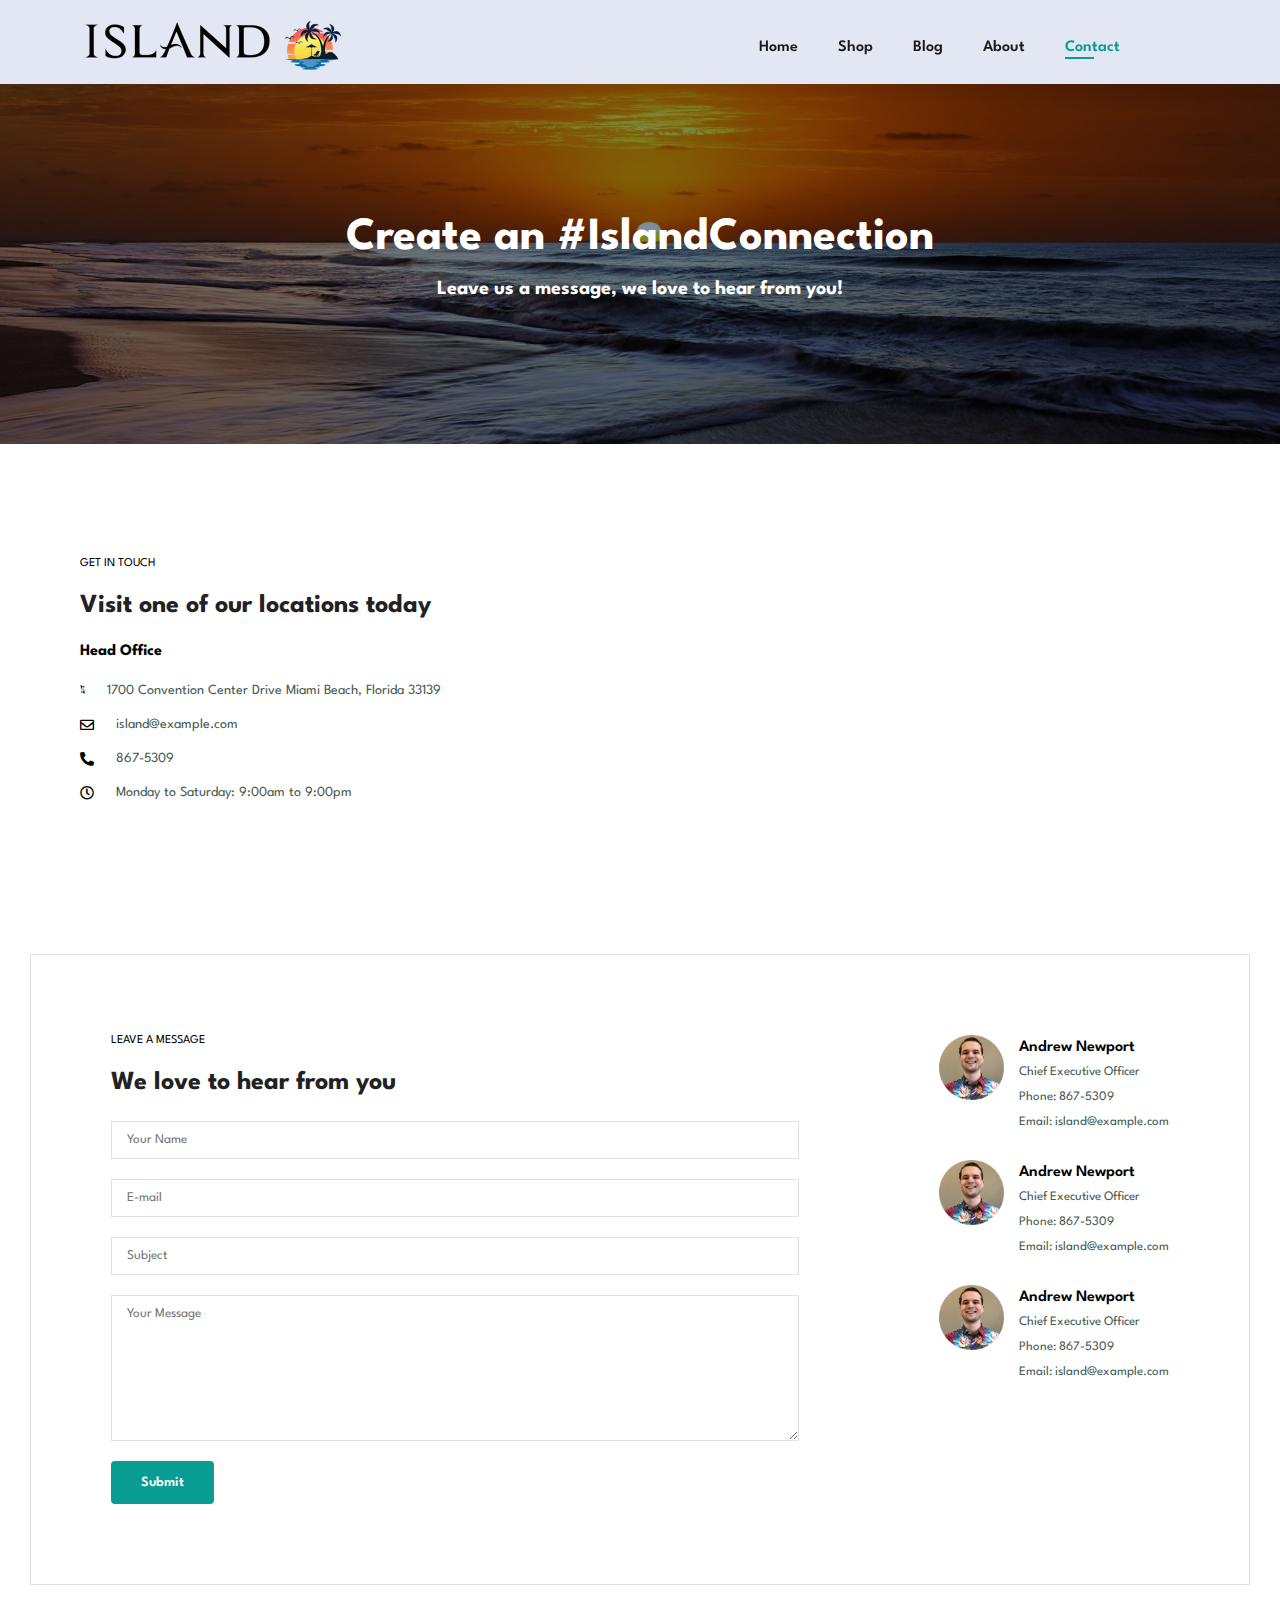
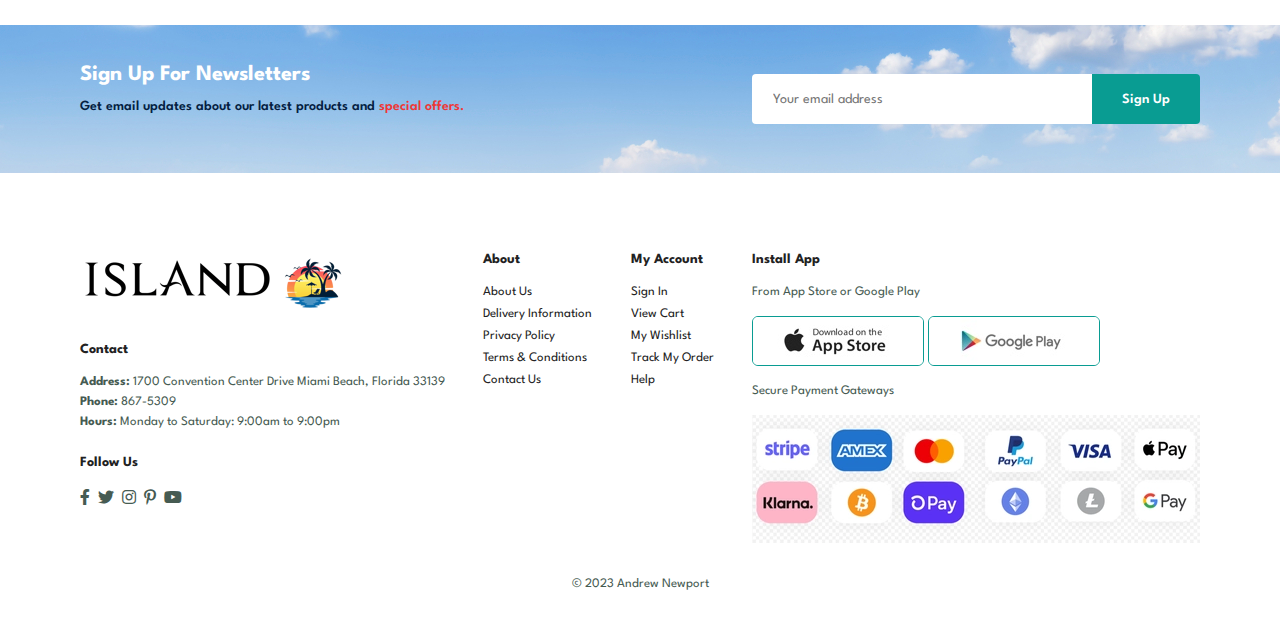
<file: contact.html>
<!DOCTYPE html>
<html lang="en">
<head>
    <meta charset="UTF-8">
    <meta http-equiv="X-UA-Compatible" content="IE=edge">
    <meta name="viewport" content="width=device-width, initial-scale=1.0">
    <title>Island Shirts</title>
    <link rel="stylesheet" href="https://pro.fontawesome.com/releases/v5.10.0/css/all.css" />
    <link rel="stylesheet" href="style.css">
    <script src="script.js" defer></script>
</head>
<body>

    <section id="header">
        <a href="#">
            <img src="img/logo.png" class="logo logo-big" alt="">
            <img src="img/logo-small.png" class="logo logo-small" alt="">
        </a>
        <div>
            <ul id="navbar">
                <li><a href="index.html">Home</a></li>
                <li><a href="shop.html">Shop</a></li>
                <li><a href="blog.html">Blog</a></li>
                <li><a href="about.html">About</a></li>
                <li><a class="active" href="contact.html">Contact</a></li>
                <li id="lg-bag"><a href="cart.html"><i class="far fa-shopping-bag"></i></a></li>
                <a id="close" href="#"><i class="far fa-times"></i></a>
            </ul>
        </div>
        <div id="mobile">
            <a href="cart.html"><i class="far fa-shopping-bag"></i></a>
            <i id="bar" class="fas fa-outdent"></i>
        </div>
    </section>

    <section id="page-header" class="contact-header">

        <h2>Create an #IslandConnection</h2>
        <p>Leave us a message, we love to hear from you!</p>

    </section>

    <section id="contact-details" class="section-p1">
        <div class="details">
            <span>GET IN TOUCH</span>
            <h2>Visit one of our locations today</h2>
            <h3>Head Office</h3>
            <div>
                <li>
                    <i class="fal fa-map"></i>
                    <p>1700 Convention Center Drive Miami Beach, Florida 33139</p>
                </li>
                <li>
                    <i class="far fa-envelope"></i>
                    <p>island@example.com</p>
                </li>
                <li>
                    <i class="fas fa-phone-alt"></i>
                    <p>867-5309</p>
                </li>
                <li>
                    <i class="far fa-clock"></i>
                    <p>Monday to Saturday: 9:00am to 9:00pm</p>
                </li>
            </div>
        </div>

        <div class="map">
            <iframe src="https://www.google.com/maps/embed?pb=!1m18!1m12!1m3!1d114937.53204589007!2d-80.1401415!3d25.8102415!2m3!1f0!2f0!3f0!3m2!1i1024!2i768!4f13.1!3m3!1m2!1s0x88d9a6172bfeddb9%3A0x37be1741259463eb!2sMiami%20Beach%2C%20FL!5e0!3m2!1sen!2sus!4v1677192725705!5m2!1sen!2sus"
            width="600" height="450" style="border:0;" allowfullscreen="" loading="lazy" referrerpolicy="no-referrer-when-downgrade"></iframe>
        </div>
    </section>

    <section id="form-details">
        <form action="">
            <span>LEAVE A MESSAGE</span>
            <h2>We love to hear from you </h2>
            <input type="text" name="" id="" placeholder="Your Name">
            <input type="text" name="" id="" placeholder="E-mail">
            <input type="text" name="" id="" placeholder="Subject">
            <textarea name="" id="" cols="30" rows="10" placeholder="Your Message"></textarea>
            <button class="normal">Submit</button>
        </form>

        <div class="people">
            <div>
                <img src="img/people/1.png" alt="Andrew Newport, ">
                <p><span>Andrew Newport</span> Chief Executive Officer <br> Phone: 867-5309 <br> Email: island@example.com</p>
            </div>
            <div>
                <img src="img/people/2.png" alt="">
                <p><span>Andrew Newport</span> Chief Executive Officer <br> Phone: 867-5309 <br> Email: island@example.com</p>
            </div>
            <div>
                <img src="img/people/3.png" alt="">
                <p><span>Andrew Newport</span> Chief Executive Officer <br> Phone: 867-5309 <br> Email: island@example.com</p>
            </div>
        </div>
    </section>

    <section id="newsletter" class="section-p1 section-m1">
        <div class="newstext">
            <h4>Sign Up For Newsletters</h4>
            <p>Get email updates about our latest products and <span>special offers.</span> </p>
        </div>
        <div class="form">
            <input type="text" placeholder="Your email address">
            <button class="normal">Sign Up</button>
        </div>
    </section>

    <footer class="section-p1">
        <div class="col">
            <img class="logo" src="img/logo.png" alt="">
            <h4>Contact</h4>
            <p><strong>Address: </strong>1700 Convention Center Drive Miami Beach, Florida 33139</p>
            <p><strong>Phone: </strong>867-5309</p>
            <p><strong>Hours: </strong>Monday to Saturday: 9:00am to 9:00pm</p>
            <div class="follow">
                <h4>Follow Us</h4>
                <div class="icon">
                    <i class="fab fa-facebook-f"></i>
                    <i class="fab fa-twitter"></i>
                    <i class="fab fa-instagram"></i>
                    <i class="fab fa-pinterest-p"></i>
                    <i class="fab fa-youtube"></i>
                </div>
            </div>
        </div>
        <div class="col">
            <h4>About</h4>
            <a href="#">About Us</a>
            <a href="#">Delivery Information</a>
            <a href="#">Privacy Policy</a>
            <a href="#">Terms & Conditions</a>
            <a href="#">Contact Us</a>
        </div>
        <div class="col">
            <h4>My Account</h4>
            <a href="#">Sign In</a>
            <a href="#">View Cart</a>
            <a href="#">My Wishlist</a>
            <a href="#">Track My Order</a>
            <a href="#">Help</a>
        </div>
        <div class="col install">
            <h4>Install App</h4>
            <p>From App Store or Google Play </p>
            <div class="row">
                <img src="img/pay/app.jpg" alt="">
                <img src="img/pay/play.jpg" alt="">
            </div>
            <p>Secure Payment Gateways </p>
            <img src="img/pay/pay.webp" alt="">
        </div>

        <div class="copyright">
            <p>© 2023 Andrew Newport</p>
        </div>
    </footer>
</body>
</html>
</file>
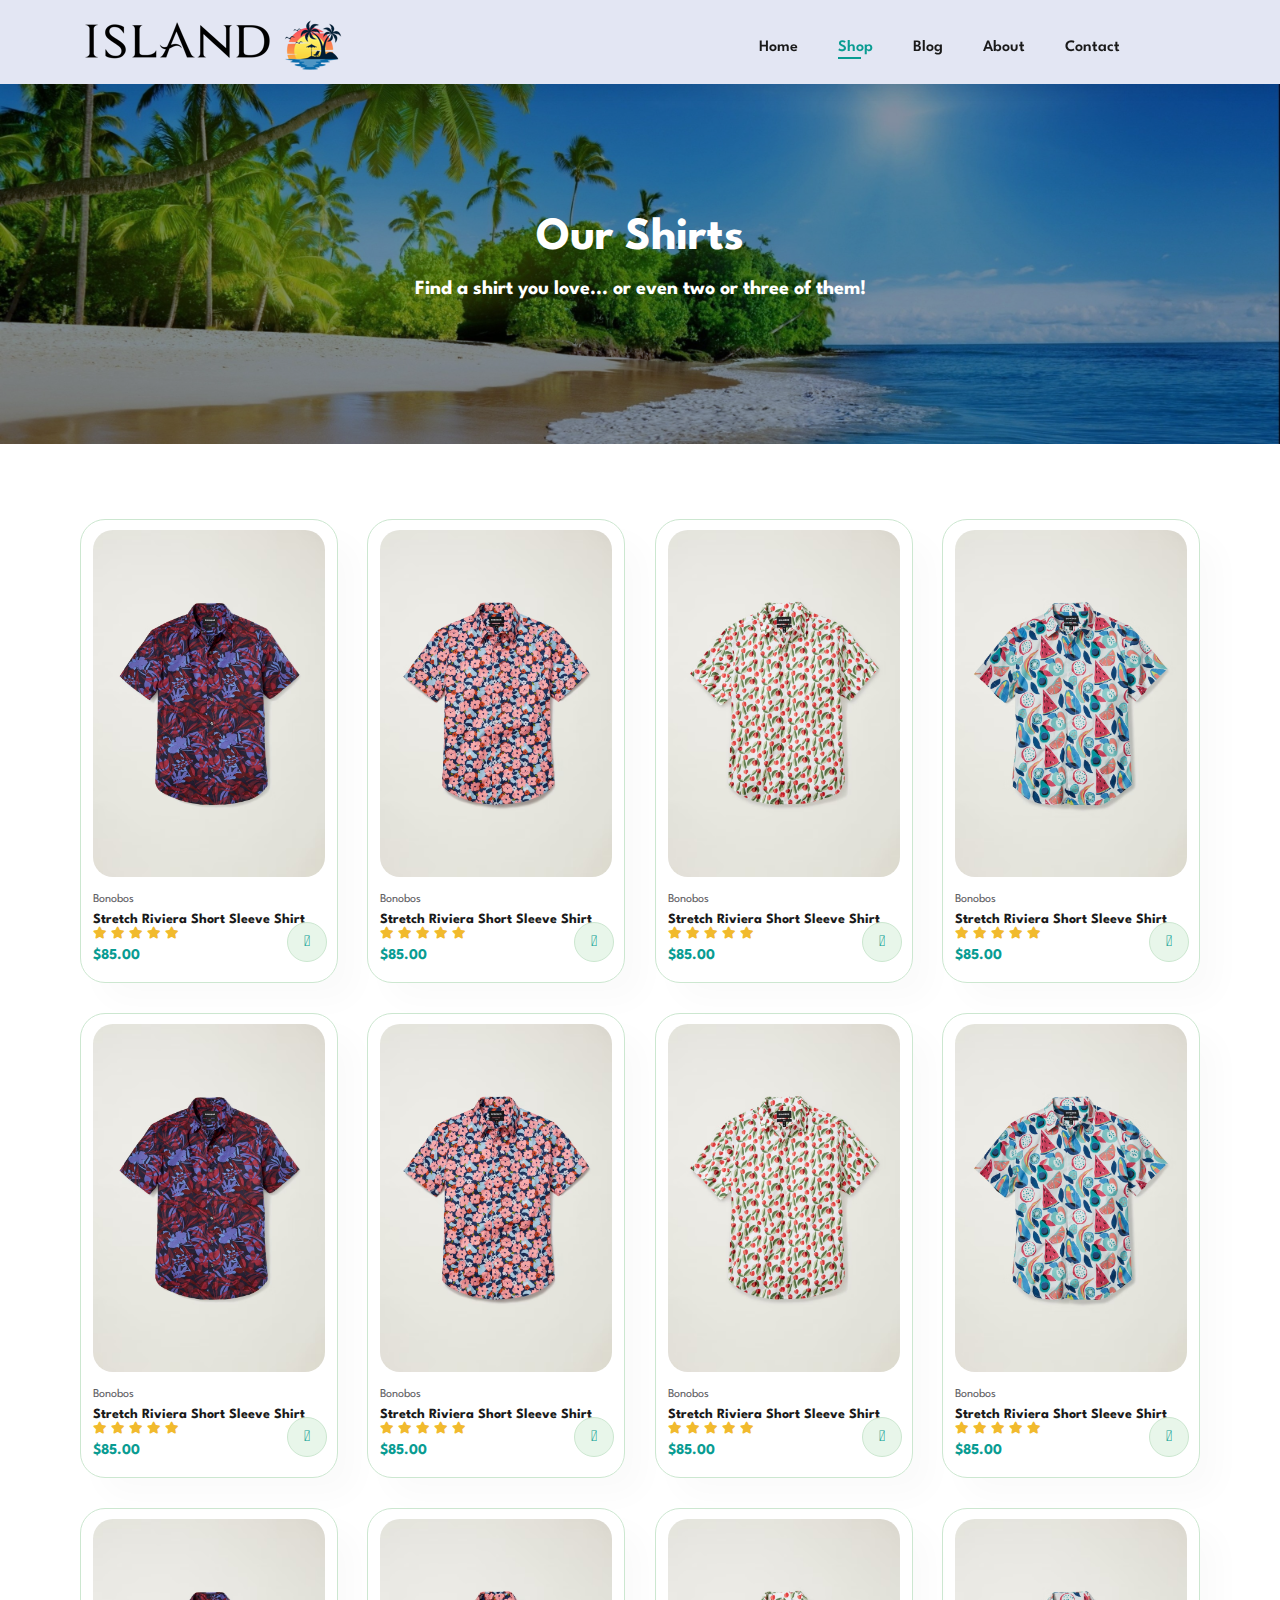
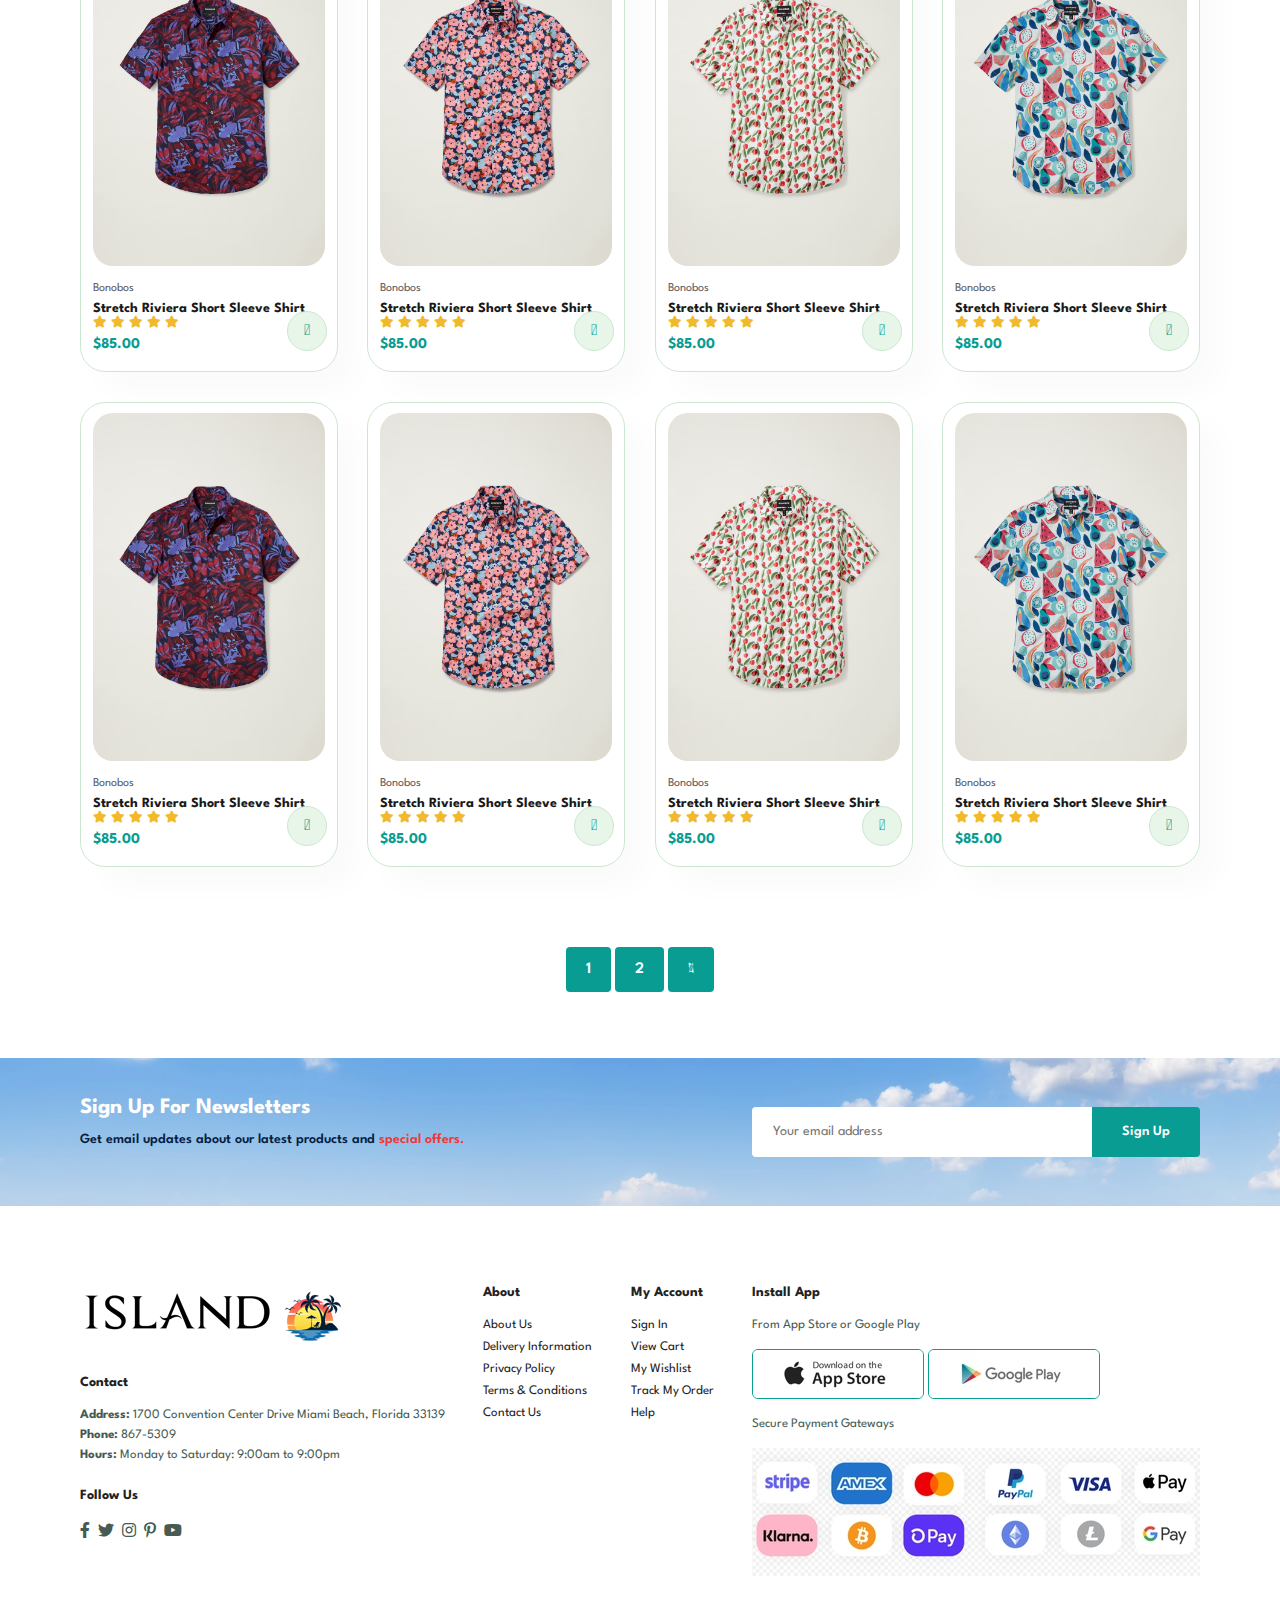
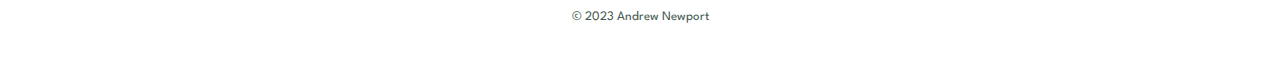
<file: shop.html>
<!DOCTYPE html>
<html lang="en">
<head>
    <meta charset="UTF-8">
    <meta http-equiv="X-UA-Compatible" content="IE=edge">
    <meta name="viewport" content="width=device-width, initial-scale=1.0">
    <title>Island Shirts</title>
    <link rel="stylesheet" href="https://pro.fontawesome.com/releases/v5.10.0/css/all.css" />
    <link rel="stylesheet" href="style.css">
    <script src="script.js" defer></script>
</head>
<body>
    <section id="header">
        <a href="#">
            <img src="img/logo.png" class="logo logo-big" alt="">
            <img src="img/logo-small.png" class="logo logo-small" alt="">
        </a>

        <div>
            <ul id="navbar">
                <li><a href="index.html">Home</a></li>
                <li><a class="active" href="shop.html">Shop</a></li>
                <li><a href="blog.html">Blog</a></li>
                <li><a href="about.html">About</a></li>
                <li><a href="contact.html">Contact</a></li>
                <li id="lg-bag"><a href="cart.html"><i class="far fa-shopping-bag"></i></a></li>
                <a href="#" id="close"><i class="far fa-times"></i></a>
            </ul>
        </div>
        <div id="mobile">
            <a href="cart.html"><i class="far fa-shopping-bag"></i></a>
            <i id="bar" class="fas fa-outdent"></i>
        </div>
    </section>

    <section id="page-header">

        <h2>Our Shirts</h2>

        <p>Find a shirt you love... or even two or three of them!</p>

    </section>

    <section id="product1" class="section-p1">
        <div class="pro-container">
            <div class="pro" onclick="window.location.href='sproduct.html';">
                <img src="img/products/shirt-1.avif" alt="">
                <div class="des">
                    <span>Bonobos</span>
                    <h5>Stretch Riviera Short Sleeve Shirt</h5>
                    <div class="star">
                        <i class="fas fa-star"></i>
                        <i class="fas fa-star"></i>
                        <i class="fas fa-star"></i>
                        <i class="fas fa-star"></i>
                        <i class="fas fa-star"></i>
                    </div>
                    <h4>$85.00</h4>
                </div>
                <a href="#"><i class="fal fa-shopping-cart cart"></i></a>
            </div>
            <div class="pro" onclick="window.location.href='sproduct.html';">
                <img src="img/products/shirt-2.avif" alt="">
                <div class="des">
                    <span>Bonobos</span>
                    <h5>Stretch Riviera Short Sleeve Shirt</h5>
                    <div class="star">
                        <i class="fas fa-star"></i>
                        <i class="fas fa-star"></i>
                        <i class="fas fa-star"></i>
                        <i class="fas fa-star"></i>
                        <i class="fas fa-star"></i>
                    </div>
                    <h4>$85.00</h4>
                </div>
                <a href="#"><i class="fal fa-shopping-cart cart"></i></a>
            </div>
            <div class="pro" onclick="window.location.href='sproduct.html';">
                <img src="img/products/shirt-3.avif" alt="">
                <div class="des">
                    <span>Bonobos</span>
                    <h5>Stretch Riviera Short Sleeve Shirt</h5>
                    <div class="star">
                        <i class="fas fa-star"></i>
                        <i class="fas fa-star"></i>
                        <i class="fas fa-star"></i>
                        <i class="fas fa-star"></i>
                        <i class="fas fa-star"></i>
                    </div>
                    <h4>$85.00</h4>
                </div>
                <a href="#"><i class="fal fa-shopping-cart cart"></i></a>
            </div>
            <div class="pro" onclick="window.location.href='sproduct.html';">
                <img src="img/products/shirt-4.avif" alt="">
                <div class="des">
                    <span>Bonobos</span>
                    <h5>Stretch Riviera Short Sleeve Shirt</h5>
                    <div class="star">
                        <i class="fas fa-star"></i>
                        <i class="fas fa-star"></i>
                        <i class="fas fa-star"></i>
                        <i class="fas fa-star"></i>
                        <i class="fas fa-star"></i>
                    </div>
                    <h4>$85.00</h4>
                </div>
                <a href="#"><i class="fal fa-shopping-cart cart"></i></a>
            </div>
            <div class="pro" onclick="window.location.href='sproduct.html';">
                <img src="img/products/shirt-1.avif" alt="">
                <div class="des">
                    <span>Bonobos</span>
                    <h5>Stretch Riviera Short Sleeve Shirt</h5>
                    <div class="star">
                        <i class="fas fa-star"></i>
                        <i class="fas fa-star"></i>
                        <i class="fas fa-star"></i>
                        <i class="fas fa-star"></i>
                        <i class="fas fa-star"></i>
                    </div>
                    <h4>$85.00</h4>
                </div>
                <a href="#"><i class="fal fa-shopping-cart cart"></i></a>
            </div>
            <div class="pro" onclick="window.location.href='sproduct.html';">
                <img src="img/products/shirt-2.avif" alt="">
                <div class="des">
                    <span>Bonobos</span>
                    <h5>Stretch Riviera Short Sleeve Shirt</h5>
                    <div class="star">
                        <i class="fas fa-star"></i>
                        <i class="fas fa-star"></i>
                        <i class="fas fa-star"></i>
                        <i class="fas fa-star"></i>
                        <i class="fas fa-star"></i>
                    </div>
                    <h4>$85.00</h4>
                </div>
                <a href="#"><i class="fal fa-shopping-cart cart"></i></a>
            </div>
            <div class="pro" onclick="window.location.href='sproduct.html';">
                <img src="img/products/shirt-3.avif" alt="">
                <div class="des">
                    <span>Bonobos</span>
                    <h5>Stretch Riviera Short Sleeve Shirt</h5>
                    <div class="star">
                        <i class="fas fa-star"></i>
                        <i class="fas fa-star"></i>
                        <i class="fas fa-star"></i>
                        <i class="fas fa-star"></i>
                        <i class="fas fa-star"></i>
                    </div>
                    <h4>$85.00</h4>
                </div>
                <a href="#"><i class="fal fa-shopping-cart cart"></i></a>
            </div>
            <div class="pro" onclick="window.location.href='sproduct.html';">
                <img src="img/products/shirt-4.avif" alt="">
                <div class="des">
                    <span>Bonobos</span>
                    <h5>Stretch Riviera Short Sleeve Shirt</h5>
                    <div class="star">
                        <i class="fas fa-star"></i>
                        <i class="fas fa-star"></i>
                        <i class="fas fa-star"></i>
                        <i class="fas fa-star"></i>
                        <i class="fas fa-star"></i>
                    </div>
                    <h4>$85.00</h4>
                </div>
                <a href="#"><i class="fal fa-shopping-cart cart"></i></a>
            </div>
            <div class="pro" onclick="window.location.href='sproduct.html';">
                <img src="img/products/shirt-1.avif" alt="">
                <div class="des">
                    <span>Bonobos</span>
                    <h5>Stretch Riviera Short Sleeve Shirt</h5>
                    <div class="star">
                        <i class="fas fa-star"></i>
                        <i class="fas fa-star"></i>
                        <i class="fas fa-star"></i>
                        <i class="fas fa-star"></i>
                        <i class="fas fa-star"></i>
                    </div>
                    <h4>$85.00</h4>
                </div>
                <a href="#"><i class="fal fa-shopping-cart cart"></i></a>
            </div>
            <div class="pro" onclick="window.location.href='sproduct.html';">
                <img src="img/products/shirt-2.avif" alt="">
                <div class="des">
                    <span>Bonobos</span>
                    <h5>Stretch Riviera Short Sleeve Shirt</h5>
                    <div class="star">
                        <i class="fas fa-star"></i>
                        <i class="fas fa-star"></i>
                        <i class="fas fa-star"></i>
                        <i class="fas fa-star"></i>
                        <i class="fas fa-star"></i>
                    </div>
                    <h4>$85.00</h4>
                </div>
                <a href="#"><i class="fal fa-shopping-cart cart"></i></a>
            </div>
            <div class="pro" onclick="window.location.href='sproduct.html';">
                <img src="img/products/shirt-3.avif" alt="">
                <div class="des">
                    <span>Bonobos</span>
                    <h5>Stretch Riviera Short Sleeve Shirt</h5>
                    <div class="star">
                        <i class="fas fa-star"></i>
                        <i class="fas fa-star"></i>
                        <i class="fas fa-star"></i>
                        <i class="fas fa-star"></i>
                        <i class="fas fa-star"></i>
                    </div>
                    <h4>$85.00</h4>
                </div>
                <a href="#"><i class="fal fa-shopping-cart cart"></i></a>
            </div>
            <div class="pro" onclick="window.location.href='sproduct.html';">
                <img src="img/products/shirt-4.avif" alt="">
                <div class="des">
                    <span>Bonobos</span>
                    <h5>Stretch Riviera Short Sleeve Shirt</h5>
                    <div class="star">
                        <i class="fas fa-star"></i>
                        <i class="fas fa-star"></i>
                        <i class="fas fa-star"></i>
                        <i class="fas fa-star"></i>
                        <i class="fas fa-star"></i>
                    </div>
                    <h4>$85.00</h4>
                </div>
                <a href="#"><i class="fal fa-shopping-cart cart"></i></a>
            </div>
            <div class="pro" onclick="window.location.href='sproduct.html';">
                <img src="img/products/shirt-1.avif" alt="">
                <div class="des">
                    <span>Bonobos</span>
                    <h5>Stretch Riviera Short Sleeve Shirt</h5>
                    <div class="star">
                        <i class="fas fa-star"></i>
                        <i class="fas fa-star"></i>
                        <i class="fas fa-star"></i>
                        <i class="fas fa-star"></i>
                        <i class="fas fa-star"></i>
                    </div>
                    <h4>$85.00</h4>
                </div>
                <a href="#"><i class="fal fa-shopping-cart cart"></i></a>
            </div>
            <div class="pro" onclick="window.location.href='sproduct.html';">
                <img src="img/products/shirt-2.avif" alt="">
                <div class="des">
                    <span>Bonobos</span>
                    <h5>Stretch Riviera Short Sleeve Shirt</h5>
                    <div class="star">
                        <i class="fas fa-star"></i>
                        <i class="fas fa-star"></i>
                        <i class="fas fa-star"></i>
                        <i class="fas fa-star"></i>
                        <i class="fas fa-star"></i>
                    </div>
                    <h4>$85.00</h4>
                </div>
                <a href="#"><i class="fal fa-shopping-cart cart"></i></a>
            </div>
            <div class="pro" onclick="window.location.href='sproduct.html';">
                <img src="img/products/shirt-3.avif" alt="">
                <div class="des">
                    <span>Bonobos</span>
                    <h5>Stretch Riviera Short Sleeve Shirt</h5>
                    <div class="star">
                        <i class="fas fa-star"></i>
                        <i class="fas fa-star"></i>
                        <i class="fas fa-star"></i>
                        <i class="fas fa-star"></i>
                        <i class="fas fa-star"></i>
                    </div>
                    <h4>$85.00</h4>
                </div>
                <a href="#"><i class="fal fa-shopping-cart cart"></i></a>
            </div>
            <div class="pro" onclick="window.location.href='sproduct.html';">
                <img src="img/products/shirt-4.avif" alt="">
                <div class="des">
                    <span>Bonobos</span>
                    <h5>Stretch Riviera Short Sleeve Shirt</h5>
                    <div class="star">
                        <i class="fas fa-star"></i>
                        <i class="fas fa-star"></i>
                        <i class="fas fa-star"></i>
                        <i class="fas fa-star"></i>
                        <i class="fas fa-star"></i>
                    </div>
                    <h4>$85.00</h4>
                </div>
                <a href="#"><i class="fal fa-shopping-cart cart"></i></a>
            </div>
        </div>
    </section>

    <section id="pagination" class="section-p1">
        <a href="#">1</a>
        <a href="#">2</a>
        <a href="#"><i class="fal fa-long-arrow-alt-right"></i></a>
    </section>

    <section id="newsletter" class="section-p1 section-m1">
        <div class="newstext">
            <h4>Sign Up For Newsletters</h4>
            <p>Get email updates about our latest products and <span>special offers.</span> </p>
        </div>
        <div class="form">
            <input type="text" placeholder="Your email address">
            <button class="normal">Sign Up</button>
        </div>
    </section>

    <footer class="section-p1">
        <div class="col">
            <img class="logo" src="img/logo.png" alt="">
            <h4>Contact</h4>
            <p><strong>Address: </strong>1700 Convention Center Drive Miami Beach, Florida 33139</p>
            <p><strong>Phone: </strong>867-5309</p>
            <p><strong>Hours: </strong>Monday to Saturday: 9:00am to 9:00pm</p>
            <div class="follow">
                <h4>Follow Us</h4>
                <div class="icon">
                    <i class="fab fa-facebook-f"></i>
                    <i class="fab fa-twitter"></i>
                    <i class="fab fa-instagram"></i>
                    <i class="fab fa-pinterest-p"></i>
                    <i class="fab fa-youtube"></i>
                </div>
            </div>
        </div>
        <div class="col">
            <h4>About</h4>
            <a href="#">About Us</a>
            <a href="#">Delivery Information</a>
            <a href="#">Privacy Policy</a>
            <a href="#">Terms & Conditions</a>
            <a href="#">Contact Us</a>
        </div>
        <div class="col">
            <h4>My Account</h4>
            <a href="#">Sign In</a>
            <a href="#">View Cart</a>
            <a href="#">My Wishlist</a>
            <a href="#">Track My Order</a>
            <a href="#">Help</a>
        </div>
        <div class="col install">
            <h4>Install App</h4>
            <p>From App Store or Google Play </p>
            <div class="row">
                <img src="img/pay/app.jpg" alt="">
                <img src="img/pay/play.jpg" alt="">
            </div>
            <p>Secure Payment Gateways </p>
            <img src="img/pay/pay.webp" alt="">
        </div>

        <div class="copyright">
            <p>© 2023 Andrew Newport</p>
        </div>
</body>
</html>
</file>
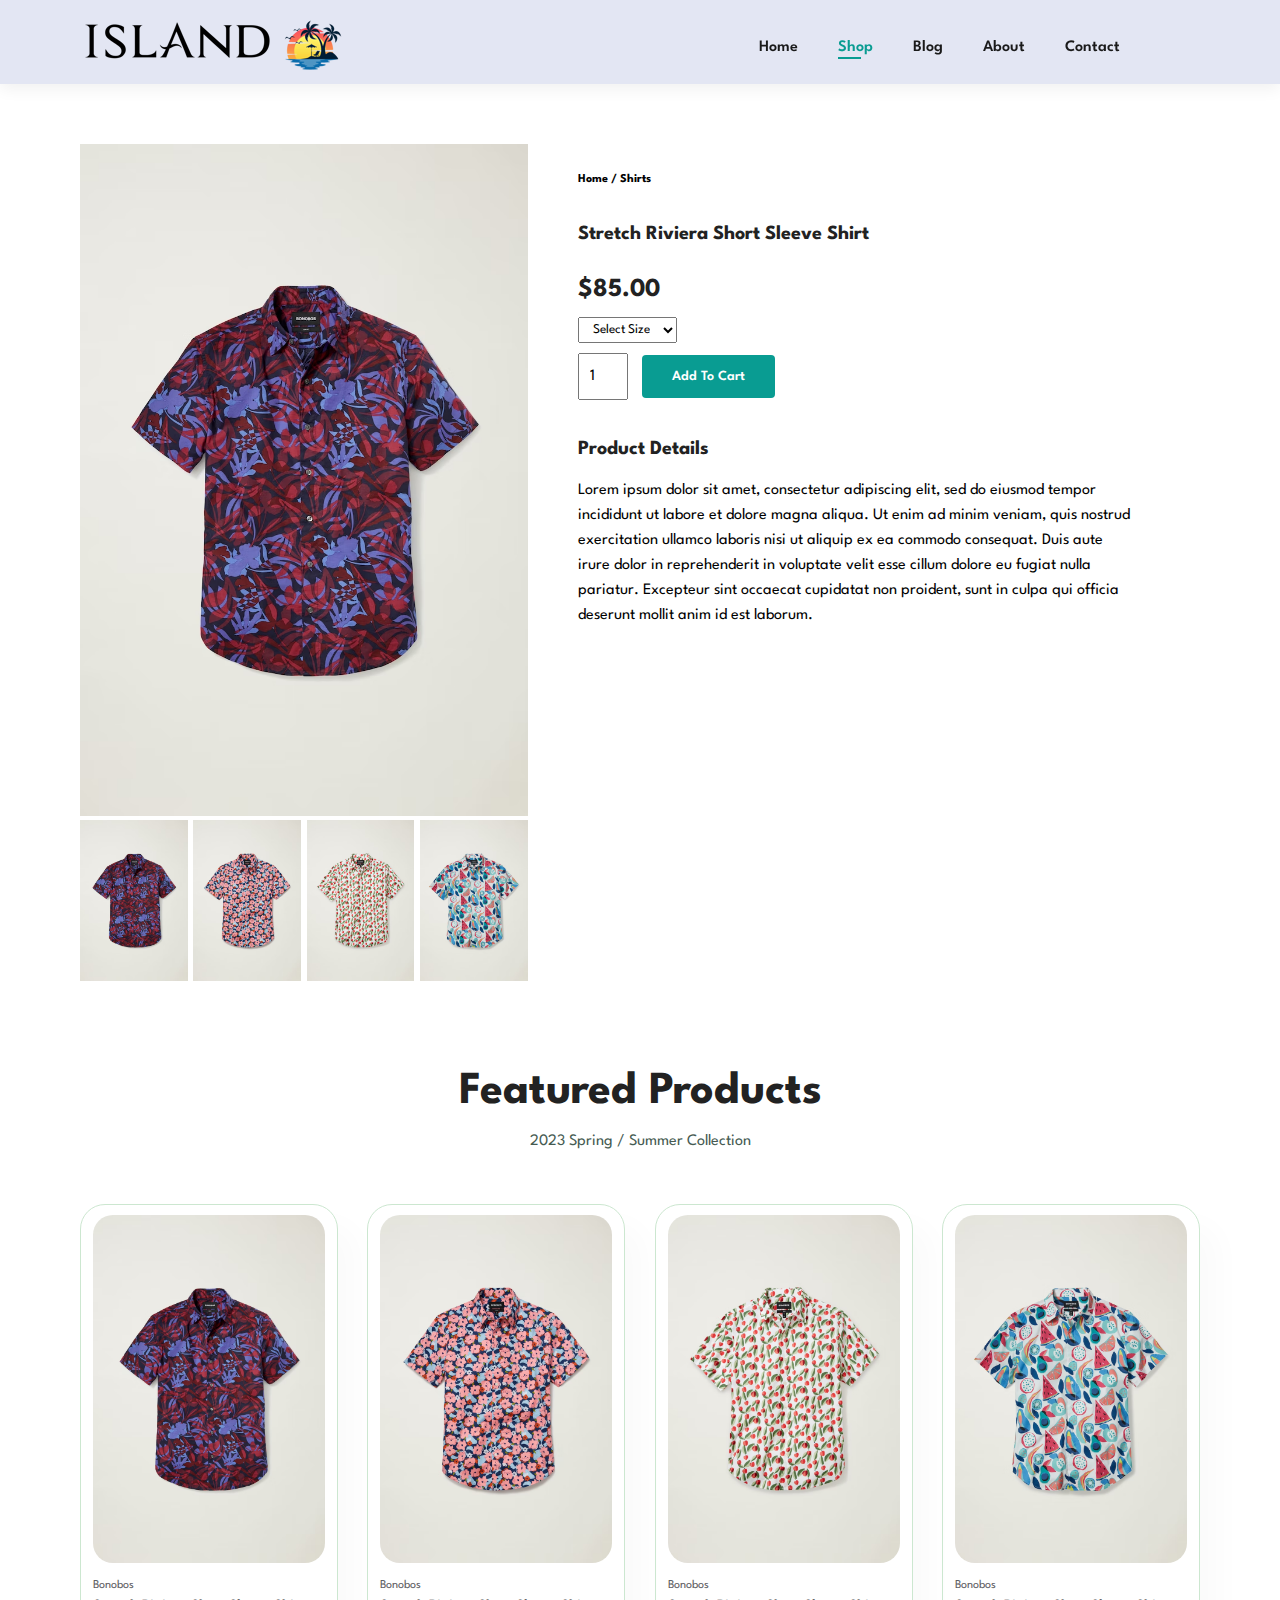
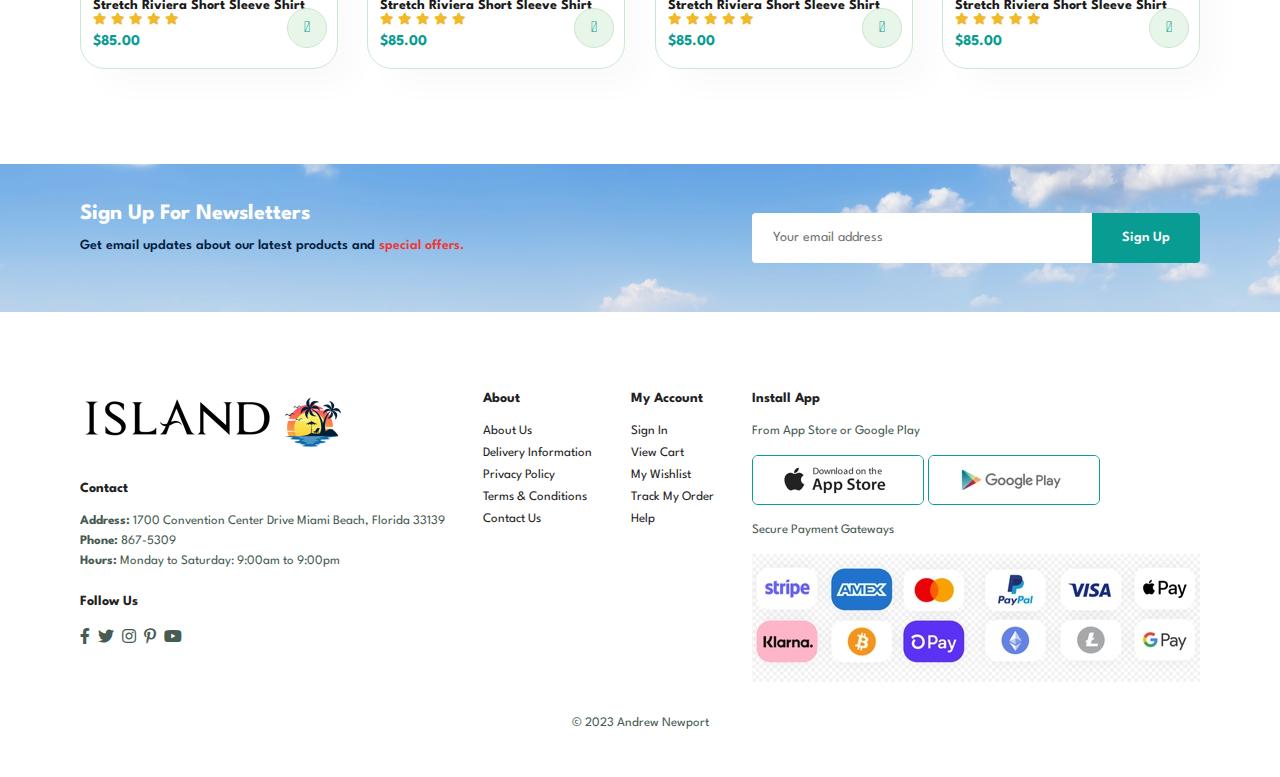
<file: sproduct.html>
<!DOCTYPE html>
<html lang="en">
<head>
    <meta charset="UTF-8">
    <meta http-equiv="X-UA-Compatible" content="IE=edge">
    <meta name="viewport" content="width=device-width, initial-scale=1.0">
    <title>Island Shirts</title>
    <link rel="stylesheet" href="https://pro.fontawesome.com/releases/v5.10.0/css/all.css" />
    <link rel="stylesheet" href="style.css">
    <script src="script.js" defer></script>
</head>
<body>

    <section id="header">
        <a href="#">
            <img src="img/logo.png" class="logo logo-big" alt="">
            <img src="img/logo-small.png" class="logo logo-small" alt="">
        </a>

        <div>
            <ul id="navbar">
                <li><a href="index.html">Home</a></li>
                <li><a class="active" href="shop.html">Shop</a></li>
                <li><a href="blog.html">Blog</a></li>
                <li><a href="about.html">About</a></li>
                <li><a href="contact.html">Contact</a></li>
                <li id="lg-bag"><a href="cart.html"><i class="far fa-shopping-bag"></i></a></li>
                <a href="#" id="close"><i class="far fa-times"></i></a>
            </ul>
        </div>
        <div id="mobile">
            <a href="cart.html"><i class="far fa-shopping-bag"></i></a>
            <i id="bar" class="fas fa-outdent"></i>
        </div>
    </section>

    <section id="prodetails" class="section-p1">
        <div class="single-pro-image">
            <img src="img/products/shirt-1.avif" width="100%" id="MainImg" alt="">

            <div class="small-img-group">
                <div class="small-img-col">
                    <img src="img/products/shirt-1.avif" width="100%" class="small-img" alt="">
                </div>
                <div class="small-img-col">
                    <img src="img/products/shirt-2.avif" width="100%" class="small-img" alt="">
                </div>
                <div class="small-img-col">
                    <img src="img/products/shirt-3.avif" width="100%" class="small-img" alt="">
                </div>
                <div class="small-img-col">
                    <img src="img/products/shirt-4.avif" width="100%" class="small-img" alt="">
                </div>
            </div>
        </div>

        <div class="single-pro-details">
            <h6>Home / Shirts</h6>
            <h4>Stretch Riviera Short Sleeve Shirt</h4>
            <h2>$85.00</h2>
            <select>
              <option>Select Size</option>
              <option>Small</option>
              <option>Medium</option>
              <option>Large</option>
            </select>
            <input type="number" value="1">
            <button class="normal">Add To Cart</button>
            <h4>Product Details</h4>
            <span> Lorem ipsum dolor sit amet, consectetur adipiscing elit, sed do eiusmod tempor incididunt ut labore et dolore magna aliqua. Ut enim ad minim veniam, quis nostrud exercitation ullamco laboris nisi ut aliquip ex ea commodo consequat. Duis aute irure dolor in reprehenderit in voluptate velit esse cillum dolore eu fugiat nulla pariatur. Excepteur sint occaecat cupidatat non proident, sunt in culpa qui officia deserunt mollit anim id est laborum.</span>
        </div>
    </section>

    <section id="product1" class="section-p1">
        <h2>Featured Products</h2>
        <p>2023 Spring / Summer Collection</p>
        <div class="pro-container">
            <div class="pro" onclick="window.location.href='sproduct.html';">
                <img src="img/products/shirt-1.avif" alt="">
                <div class="des">
                    <span>Bonobos</span>
                    <h5>Stretch Riviera Short Sleeve Shirt</h5>
                    <div class="star">
                        <i class="fas fa-star"></i>
                        <i class="fas fa-star"></i>
                        <i class="fas fa-star"></i>
                        <i class="fas fa-star"></i>
                        <i class="fas fa-star"></i>
                    </div>
                    <h4>$85.00</h4>
                </div>
                <a href="#"><i class="fal fa-shopping-cart cart"></i></a>
            </div>
            <div class="pro" onclick="window.location.href='sproduct.html';">
                <img src="img/products/shirt-2.avif" alt="">
                <div class="des">
                    <span>Bonobos</span>
                    <h5>Stretch Riviera Short Sleeve Shirt</h5>
                    <div class="star">
                        <i class="fas fa-star"></i>
                        <i class="fas fa-star"></i>
                        <i class="fas fa-star"></i>
                        <i class="fas fa-star"></i>
                        <i class="fas fa-star"></i>
                    </div>
                    <h4>$85.00</h4>
                </div>
                <a href="#"><i class="fal fa-shopping-cart cart"></i></a>
            </div>
            <div class="pro" onclick="window.location.href='sproduct.html';">
                <img src="img/products/shirt-3.avif" alt="">
                <div class="des">
                    <span>Bonobos</span>
                    <h5>Stretch Riviera Short Sleeve Shirt</h5>
                    <div class="star">
                        <i class="fas fa-star"></i>
                        <i class="fas fa-star"></i>
                        <i class="fas fa-star"></i>
                        <i class="fas fa-star"></i>
                        <i class="fas fa-star"></i>
                    </div>
                    <h4>$85.00</h4>
                </div>
                <a href="#"><i class="fal fa-shopping-cart cart"></i></a>
            </div>
            <div class="pro" onclick="window.location.href='sproduct.html';">
                <img src="img/products/shirt-4.avif" alt="">
                <div class="des">
                    <span>Bonobos</span>
                    <h5>Stretch Riviera Short Sleeve Shirt</h5>
                    <div class="star">
                        <i class="fas fa-star"></i>
                        <i class="fas fa-star"></i>
                        <i class="fas fa-star"></i>
                        <i class="fas fa-star"></i>
                        <i class="fas fa-star"></i>
                    </div>
                    <h4>$85.00</h4>
                </div>
                <a href="#"><i class="fal fa-shopping-cart cart"></i></a>
            </div>

        </div>
    </section>

    <section id="newsletter" class="section-p1 section-m1">
        <div class="newstext">
            <h4>Sign Up For Newsletters</h4>
            <p>Get email updates about our latest products and <span>special offers.</span> </p>
        </div>
        <div class="form">
            <input type="text" placeholder="Your email address">
            <button class="normal">Sign Up</button>
        </div>
    </section>

    <footer class="section-p1">
        <div class="col">
            <img class="logo" src="img/logo.png" alt="">
            <h4>Contact</h4>
            <p><strong>Address: </strong>1700 Convention Center Drive Miami Beach, Florida 33139</p>
            <p><strong>Phone: </strong>867-5309</p>
            <p><strong>Hours: </strong>Monday to Saturday: 9:00am to 9:00pm</p>
            <div class="follow">
                <h4>Follow Us</h4>
                <div class="icon">
                    <i class="fab fa-facebook-f"></i>
                    <i class="fab fa-twitter"></i>
                    <i class="fab fa-instagram"></i>
                    <i class="fab fa-pinterest-p"></i>
                    <i class="fab fa-youtube"></i>
                </div>
            </div>
        </div>
        <div class="col">
            <h4>About</h4>
            <a href="#">About Us</a>
            <a href="#">Delivery Information</a>
            <a href="#">Privacy Policy</a>
            <a href="#">Terms & Conditions</a>
            <a href="#">Contact Us</a>
        </div>
        <div class="col">
            <h4>My Account</h4>
            <a href="#">Sign In</a>
            <a href="#">View Cart</a>
            <a href="#">My Wishlist</a>
            <a href="#">Track My Order</a>
            <a href="#">Help</a>
        </div>
        <div class="col install">
            <h4>Install App</h4>
            <p>From App Store or Google Play </p>
            <div class="row">
                <img src="img/pay/app.jpg" alt="">
                <img src="img/pay/play.jpg" alt="">
            </div>
            <p>Secure Payment Gateways </p>
            <img src="img/pay/pay.webp" alt="">
        </div>

        <div class="copyright">
            <p>© 2023 Andrew Newport</p>
        </div>
    </footer>
    <script>
        let MainImg = document.getElementById("MainImg");
        let smallimg = document.getElementsByClassName("small-img");

        smallimg[0].onclick = function() {
            MainImg.src = smallimg[0].src;
        }
        smallimg[1].onclick = function() {
            MainImg.src = smallimg[1].src;
        }
        smallimg[2].onclick = function() {
            MainImg.src = smallimg[2].src;
        }
        smallimg[3].onclick = function() {
            MainImg.src = smallimg[3].src;
        }
    </script>
</body>
</html>
</file>
<file: style.css>
@import url('https://fonts.googleapis.com/css2?family=Spartan:wght@100;200;300;400;500;600;700;800;900&display=swap');
* {
    margin: 0;
    padding: 0;
    box-sizing: border-box;
    font-family: 'Spartan', sans-serif;
}

html {
    scroll-behavior: smooth;
}

h1 {
    font-size: 50px;
    line-height: 64px;
    color: #222;
}

h2 {
    font-size: 46px;
    line-height: 54px;
    color: #222;
}

h4 {
    font-size: 20px;
    color: #222;
}

h6 {
    font-weight: 700;
    font-size: 12px;
}

p {
    font-size: 16px;
    color: #465b52;
    margin: 15px 0 20px 0;
}

button.normal {
    font-size: 14px;
    font-weight: 600;
    padding: 15px 30px;
    color: #000;
    background-color: #fff;
    border-radius: 4px;
    cursor: pointer;
    border: none;
    outline: none;
    transition: 0.2s;
}

button.white {
    background: transparent;
    padding: 11px 18px;
    font-size: 13px;
    font-weight: 600;
    color: #fff;
    outline: none;
    border: 1px solid #fff;
    cursor: pointer;
    transition: 0.2 ease;
}

.section-p1 {
    padding: 40px 80px;
}

.section-m1 {
    margin: 40px 0;
}

body {
    width: 100%;
}

#header {
    display: flex;
    align-items: center;
    justify-content: space-between;
    padding: 15px 80px 5px 80px;
    background: #E3E6F3;
    position: sticky;
    top: 0;
    left: 0;
    z-index: 999;
    box-shadow: 0 5px 15px rgba(0, 0, 0, 0.06);
}

#navbar {
    display: flex;
    align-items: center;
    justify-content: center;
}

#navbar li {
    list-style: none;
    padding: 0 20px;
    position: relative;
}

#navbar li a {
    text-decoration: none;
    font-size: 16px;
    font-weight: 600;
    color: #1a1a1a;
    transition: 0.3s ease;
}

#navbar li a:hover,
#navbar li a.active {
    color: #099C92;
}

#navbar li a.active::after,
#navbar li a:hover::after {
    content: "";
    width: 30%;
    height: 2px;
    background: #099C92;
    position: absolute;
    bottom: -4px;
    left: 20px;
}

#navbar li a i {
    font-weight: 500;
    font-size: 20px;
}

#mobile {
    display: none;
    align-items: center;
}

.logo-small {
    display: none;
}

#close {
    display: none;
}

#hero {
    display: flex;
    flex-direction: column;
    align-items: flex-start;
    justify-content: center;
    padding: 0 80px;
    background-image: url("img/bonobos-hero.png");
    width: 100%;
    height: 90vh;
    background-size: cover;
    background-position: top 25% right 0;
}

#hero h4 {
    padding-bottom: 15px;
}

#hero h1 {
    color: #099C92;
}

#hero button {
    background-image: url("img/button.png");
    background-color: transparent;
    color: #099C92;
    border: 0;
    padding: 14px 80px 14px 65px;
    background-repeat: no-repeat;
    cursor: pointer;
    font-weight: 700;
    font-size: 15px;
}

#product1 {
    text-align: center;
}

#product1 .pro-container {
    display: flex;
    flex-wrap: wrap;
    justify-content: space-between;
    padding-top: 20px;
}

#product1 .pro {
    width: 23%;
    min-width: 250px;
    padding: 10px 12px;
    border: 1px solid #cce7d0;
    border-radius: 25px;
    transition: .2s;
    position: relative;
    cursor: pointer;
    box-shadow: 20px 20px 30px rgba(0, 0, 0, 0.02);
    margin: 15px 0;
}

#product1 .pro:hover {
    box-shadow: 20px 20px 30px rgba(0, 0, 0, 0.06);
}

#product1 .pro img {
    width: 100%;
    border-radius: 20px;
}

#product1 .pro .des {
    text-align: start;
    padding: 10px 0;
}

#product1 .pro .des span {
    color: #606063;
    font-size: 12px;
}

#product1 .pro .des h5 {
    padding-top: 7px;
    color: #1a1a1a;
    font-size: 14px;
    transition: 0.2s;
}

#product1 .pro:hover .des h5 {
    color: #099C92;
}

#product1 .pro .des i {
    color: #F1BA2D;
    font-size: 12px;
}

#product1 .pro .des h4 {
    padding-top: 7px;
    font-size: 15px;
    font-weight: 700;
    color: #099C92;
}

#product1 .pro .cart {
    width: 40px;
    height: 40px;
    line-height: 40px;
    border-radius: 50px;
    background-color: #e8f6ea;
    font-weight: 500;
    color: #099C92;
    border: 1px solid #cce7d0;
    transition: 0.2s;
    position: absolute;
    bottom: 20px;
    right: 10px;
}

#product1 .pro .cart:hover {
    color: #fff;
    background: #099C92;
    font-weight: 400;
}

#banner {
    background-image: url("img/banner/6.jpg");
    width: 100%;
    height: 40vh;
    background-size: cover;
    background-position: center;
    display: flex;
    flex-direction: column;
    align-items: center;
    justify-content: center;
    text-align: center;
}

#banner h4 {
    color: #fff;
    font-size: 16px;
}

#banner h2 {
    color: #fff;
    font-size: 30px;
    padding: 10px 0;
}

#banner h2 span {
    color: darkblue;
}

#banner button:hover {
    background: #099C92;
    border: 1px solid #099C92;
    transition: 0.2s ease;
}

.sale {
    background-color: lightgray;
    background-blend-mode: multiply;
}

#sm-banner {
    display: flex;
    justify-content: space-between;
    flex-wrap: wrap;
}

#sm-banner .banner-box {
    background-image: url("img/bonobos-hero.png");
    min-width: 580px;
    height: 30vh;
    background-size: cover;
    background-position: center;
    display: flex;
    flex-direction: column;
    justify-content: center;
    align-items: flex-start;
    padding: 30px;
}

#sm-banner .banner-box2 {
    background-image: url("img/bonobos-hero.png");
}

#sm-banner h4 {
    font-size: 20px;
    font-weight: 300;
}

#sm-banner h2 {
    font-size: 28px;
    font-weight: 800;
}

#sm-banner span {
    font-size: 14px;
    font-weight: 500;
    padding-bottom: 15px;
}

#sm-banner h2, #sm-banner h4, #sm-banner span {
    color: #099C92;
}

#sm-banner .banner-box .white {
    color: #099C92;
    border-color: #099C92;
}

#sm-banner .banner-box:hover button,
#sm-banner .banner-box2:hover button {
    background: #fff;
    border: 1px solid #fff;
    transition: 0.2s ease;
}

#banner3 {
    display: flex;
    justify-content: space-between;
    flex-wrap: wrap;
    padding: 0 80px;
}

#banner3 .banner-box {
    background-image: url("img/bonobos-hero.png");
    min-width: 30%;
    height: 30vh;
    background-size: cover;
    background-position: center;
    display: flex;
    flex-direction: column;
    justify-content: center;
    align-items: flex-start;
    padding: 20px;
    margin-bottom: 20px;
}

#banner3 .banner-box2 {
    background-image: url("img/bonobos-hero.png");
}

#banner3 .banner-box3 {
    background-image: url("img/bonobos-hero.png");
}

#banner3 h2 {
    color: #099C92;
    font-weight: 900;
    font-size: 22px;
}

#banner3 h3 {
    font-size: 15px;
    font-weight: 800;
    color: #ec544e;
}

#newsletter {
    background-image: url("img/banner/sky.jpg");
    background-repeat: no-repeat;
    background-position: 0% 95%;
    background-color: #041e42;
    display: flex;
    align-items: center;
    justify-content: space-between;
    flex-wrap: wrap;
}

#newsletter h4 {
    font-size: 22px;
    font-weight: 700;
    color: #fff;
}

#newsletter p {
    font-size: 14px;
    font-weight: 600;
    color: #041e42;
}

#newsletter p span {
    color: #ef3636;
}

#newsletter input {
    height: 3.125rem;
    padding: 0 1.25rem;
    font-size: 14px;
    width: 100%;
    border: 1px solid transparent;
    border-radius: 4px;
    border-top-right-radius: 0px;
    border-bottom-right-radius: 0px;
    outline: none;
}

#newsletter .form {
    display: flex;
    width: 40%;
}

#newsletter button {
    background-color: #099C92;
    color: #fff;
    white-space: nowrap;
    border-top-left-radius: 0px;
    border-bottom-left-radius: 0px;
}

footer {
    display: flex;
    flex-wrap: wrap;
    justify-content: space-between;
}

footer .logo {
    margin-bottom: 30px;
}

footer .follow {
    margin-top: 20px;
}

footer .follow i {
    color: #465b52;
    padding-right: 4px;
    cursor: pointer;
}

footer h4 {
    font-size: 14px;
    padding-bottom: 20px;
}

footer p {
    font-size: 13px;
    margin: 0 0 8px 0;
}

footer .col {
    display: flex;
    flex-direction: column;
    align-items: flex-start;
    margin-bottom: 20px;
}

footer a {
    font-size: 13px;
    text-decoration: none;
    margin-bottom: 10px;
    color: #222;
}

footer .install .row img {
    border: 1px solid #099C92;
    border-radius: 6px;
}

footer .install img {
    margin: 10px 0 15px 0;
}

footer .copyright {
    width: 100%;
    text-align: center;
}

footer .follow i:hover,
footer a:hover {
    color: #099C92;
}


/* Shop Page */

#page-header {
    height: 40vh;
    display: flex;
    flex-direction: column;
    justify-content: center;
    text-align: center;
    background-image: url("img/banner/1.jpg");
    background-color: #818ea0;
    background-blend-mode: multiply;
    background-size: cover;
    padding: 14px;
}

#page-header h2,
#page-header p {
    color: #fff;
}

#page-header p {
    font-size: 20px;
    font-weight: bold;
}

#pagination {
    text-align: center;
}

#pagination a {
    text-decoration: none;
    background: #099C92;
    padding: 15px 20px;
    border-radius: 4px;
    color: #fff;
    font-weight: 600;
}

#pagination a i {
    font-size: 16px;
    font-weight: 600;
}


/* Single Product */

#prodetails {
    display: flex;
    margin-top: 20px;
}

#prodetails .single-pro-image {
    width: 40%;
    margin-right: 50px;
}

.small-img-group {
    display: flex;
    justify-content: space-between;
}

.small-img-col {
    flex-basis: 24%;
    cursor: pointer;
}

#prodetails .single-pro-details {
    width: 50%;
    padding-top: 30px;
}

#prodetails .single-pro-details h4 {
    padding: 40px 0 20px 0;
}

#prodetails .single-pro-details h2 {
    font-size: 26px;
}

#prodetails .single-pro-details select {
    display: block;
    padding: 5px 10px;
    margin-bottom: 10px;
}

#prodetails .single-pro-details input {
    width: 50px;
    height: 47px;
    padding-left: 10px;
    font-size: 16px;
    margin-right: 10px;
}

#prodetails .single-pro-details input:focus {
    outline: none;
}

#prodetails .single-pro-details button {
    background: #099C92;
    color: #fff;
}

#prodetails .single-pro-details span {
    line-height: 25px;
}


/* Blog Page */

#blog {
    padding: 150px 150px 0 150px;
}

#page-header.blog-header {
    background-image: url("img/banner/2.jpg");
}

#blog .blog-box {
    width: 100%;
    display: flex;
    flex-direction: row;
    align-items: center;
    position: relative;
    padding-bottom: 90px;
}

#blog .blog-img {
    width: 50%;
    margin-right: 40px;
}

#blog img {
    width: 100%;
    height: 300px;
    object-fit: cover;
}

#blog .blog-details {
    width: 50%;
}

#blog .blog-details a {
    text-decoration: none;
    font-size: 11px;
    color: #000;
    font-weight: 700;
    position: relative;
    transition: 0.3s;
}

#blog .blog-details a::after {
    content: "";
    width: 50px;
    height: 1px;
    background-color: #000;
    top: 4px;
    right: -60px;
    position: absolute;
}

#blog .blog-details a:hover {
    color: #099C92;
}

#blog .blog-details a:hover::after {
    background-color: #099C92;
}

#blog .blog-box h1 {
    position: absolute;
    font-weight: 700;
    font-size: 70px;
    color: #818ea0;
    top: -70px;
    left: 0;
    z-index: -9;
}


/* About Page */

#page-header.about-header {
    background-image: url("img/banner/3.jpg");
}

#about-head {
    display: flex;
    align-items: center;
}

#about-head img {
    width: 50%;
    height: auto;
}

#about-head div {
    padding-left: 40px;
}

#about-app {
    display: flex;
    flex-direction: column;
    justify-content: center;
    text-align: center;
    align-items: center;
}

#about-app .video {
    width: 70%;
    height: 100%;
    margin-top: 30px;
}

#about-app .video video {
    width: 100%;
    height: 100%;
    border-radius: 20px;
}


/* Contact Page */

#page-header.contact-header {
    background-image: url("img/banner/4.jpg");
}

#contact-details {
    display: flex;
    align-items: center;
    justify-content: space-between;
}

#contact-details .details {
    width: 40%;
    display: flex;
    flex-direction: column;
    align-items: flex-start;
}

#contact-details .details span,
#form-details span {
    font-size: 12px;
}

#contact-details .details h2,
#form-details h2 {
    font-size: 26px;
    line-height: 35px;
    padding: 20px 0;
}

#contact-details .details h3 {
    font-size: 16px;
    padding-bottom: 15px;
}

#contact-details .details li {
    list-style: none;
    display: flex;
    padding: 10px 0;
}

#contact-details .details li i {
    font-size: 14px;
    padding-right: 22px;
}

#contact-details .details li p {
    margin: 0;
    font-size: 14px;
}

#contact-details .map {
    width: 55%;
    height: 400px;
}

#contact-details .map iframe {
    width: 100%;
    height: 100%;
}

#form-details {
    display: flex;
    justify-content: space-between;
    margin: 30px;
    padding: 80px;
    border: 1px solid #e1e1e1;
}

#form-details form {
    width: 65%;
    display: flex;
    flex-direction: column;
    align-items: flex-start;
}

#form-details form input,
#form-details form textarea {
    width: 100%;
    padding: 12px 15px;
    outline: none;
    margin-bottom: 20px;
    border: 1px solid #e1e1e1;
}

#form-details form button {
    background-color: #099C92;
    color: #fff;
}

#form-details .people div {
    display: flex;
    align-items: flex-start;
    padding-bottom: 25px;
}

#form-details .people img {
    width: 65px;
    height: 65px;
    object-fit: cover;
    margin-right: 15px;
}

#form-details .people p {
    margin: 0;
    font-size: 13px;
    line-height: 25px;
}

#form-details .people p span {
    display: block;
    font-size: 16px;
    font-weight: 600;
    color: #000;
}


/* Cart Page */

#page-header.cart-header {
    background-image: url("img/banner/5.jpg");
}

#cart {
    overflow-x: auto;
}

#cart table {
    width: 100%;
    border-collapse: collapse;
    table-layout: fixed;
    white-space: nowrap;
}

#cart table img {
    width: 70px;
}

#cart table td:nth-child(1) {
    width: 100px;
    text-align: center;
}

#cart table td:nth-child(2) {
    width: 150px;
    text-align: center;
}

#cart table td:nth-child(3) {
    width: 250px;
    text-align: center;
}

#cart table td:nth-child(4),
#cart table td:nth-child(5),
#cart table td:nth-child(6) {
    width: 150px;
    text-align: center;
}

#cart table td:nth-child(5) input {
    width: 70px;
    padding: 10px 5px 10px 15px;
}

#cart table thead {
    border: 1px solid #e2e9e1;
    border-left: none;
    border-right: none;
}

#cart table thead td {
    font-weight: 700;
    text-transform: uppercase;
    font-size: 13px;
    padding: 18px 0;
}

#cart table tbody tr td {
    padding-top: 15px;
}

#cart table tbody td {
    font-size: 13px;
}

#cart-add {
    display: flex;
    flex-wrap: wrap;
    justify-content: space-between;
}

#cuopon {
    width: 50%;
    margin-bottom: 30px;
}

#cuopon h3,
#subtotal h3 {
    padding-bottom: 15px;
}

#cuopon input {
    padding: 10px 20px;
    outline: none;
    width: 60%;
    margin-right: 10px;
    border: 1px solid #e2e9e1;
}

#cuopon button,
#subtotal button {
    background: #099C92;
    color: #fff;
    padding: 12px 20px;
}

#subtotal {
    width: 50%;
    margin-bottom: 30px;
    border: 1px solid #e2e9e1;
    padding: 30px;
}

#subtotal table {
    border-collapse: collapse;
    width: 100%;
    margin-bottom: 20px;
}

#subtotal table td {
    width: 50%;
    border: 1px solid #e2e9e1;
    padding: 10px;
    font-size: 13px;
}


/* Start Media Query */

@media (max-width:820px) {
    .section-p1 {
        padding: 40px;
    }
    #navbar {
        display: flex;
        flex-direction: column;
        justify-content: flex-start;
        align-items: flex-start;
        position: fixed;
        top: 0px;
        right: -300px;
        width: 300px;
        height: 100vh;
        background: #E3E6F3;
        box-shadow: 0 40px 60px rgba(0, 0, 0, 0.1);
        transition: 0.3s;
        padding: 80px 0 0 10px;
    }
    #navbar li {
        margin-bottom: 25px;
    }
    #navbar.active {
        right: 0;
    }
    #mobile {
        display: flex;
    }
    #mobile i {
        color: #1a1a1a;
        font-size: 24px;
        padding-left: 20px;
    }
    #bar {
        display: initial;
    }
    #close {
        display: initial;
        font-size: 24px;
        position: absolute;
        top: 30px;
        left: 30px;
        color: #222;
    }
    #lg-bag,
    #lg-search {
        display: none;
    }
    #hero {
        padding: 0 80px;
        height: 70vh;
        background-position: top 30% right 30%;
    }
    #feature {
        justify-content: center;
    }
    #feature .fe-box {
        margin: 15px;
    }
    #product1 .pro-container {
        justify-content: center;
    }
    #product1 .pro {
        margin: 15px;
    }
    #banner {
        height: 20vh;
    }
    #sm-banner .banner-box {
        min-width: 100%;
        height: 30vh;
        padding: 30px;
    }
    #banner3 {
        display: flex;
        justify-content: space-between;
        flex-wrap: wrap;
        padding: 0 40px;
    }
    #banner3 .banner-box {
        width: 28%;
    }
    #newsletter .form {
        width: 70%;
    }
    /* Contact Page */
    #form-details {
        padding: 40px;
    }
    #form-details form {
        width: 50%;
    }
}

@media (max-width:480px) {
    .section-p1 {
        padding: 20px;
    }
    h1 {
        font-size: 38px;
    }
    h2 {
        font-size: 32px;
    }
    #header {
        padding: 10px 30px;
    }
    #hero {
        padding: 0 20px;
        height: 70vh;
        background-position: 40%;
    }
    #feature {
        justify-content: space-between;
    }
    #feature .fe-box {
        width: 155px;
        margin: 0 0 15px 0;
    }
    #product1 .pro {
        width: 100%;
    }
    #banner {
        height: 40vh;
    }
    #sm-banner .banner-box {
        height: 40vh;
    }
    #sm-banner .banner-box {
        margin-top: 20px;
    }
    #banner3 {
        padding: 0 20px;
    }
    #banner3 .banner-box {
        width: 100%;
    }
    #newsletter {
        padding: 40px 20px;
    }
    #newsletter .form {
        width: 100%;
    }
    footer .copyright {
        text-align: start;
    }
    .logo-big {
        display: none;
    }
    .logo-small {
        display: block;
    }
    .pay-icons {
        width: 100%;
    }
    /* Blog Page */
    #blog {
        padding: 100px 20px 20px 20px;
    }
    #blog .blog-box {
        flex-direction: column;
        align-items: flex-start;
    }
    #blog .blog-img {
        width: 100%;
        margin-right: 0px;
        margin-bottom: 30px;
    }
    #blog .blog-details {
        width: 100%;
    }
    #about-app .video {
        width: 100%;
    }
    /* About Page */
    #about-head {
        flex-direction: column;
    }
    #about-head img {
        width: 100%;
    }
    #about-head div {
        padding-top: 20px;
        padding-left: 0px;
    }
    /* Contact Page */
    #contact-details .details {
        width: 100%;
        padding-bottom: 30px;
    }
    #contact-details .map {
        width: 100%;
    }
    #contact-details {
        flex-wrap: wrap;
    }
    #form-details {
        margin: 10px;
        padding: 30px 10px;
        flex-wrap: wrap;
    }
    #form-details form {
        width: 100%;
        padding-bottom: 30px;
    }
    /* Cart Page */
    #cart-add {
        flex-direction: column;
    }
    #cuopon,
    #subtotal {
        width: 100%;
    }
    #subtotal {
        padding: 20px;
    }
    /* Single Product */
    #prodetails {
        flex-direction: column;
    }
    #prodetails .single-pro-image {
        width: 100%;
        margin-right: 0px;
    }
    #prodetails .single-pro-details {
        width: 100%;
        padding-top: 30px;
    }
}
</file>
